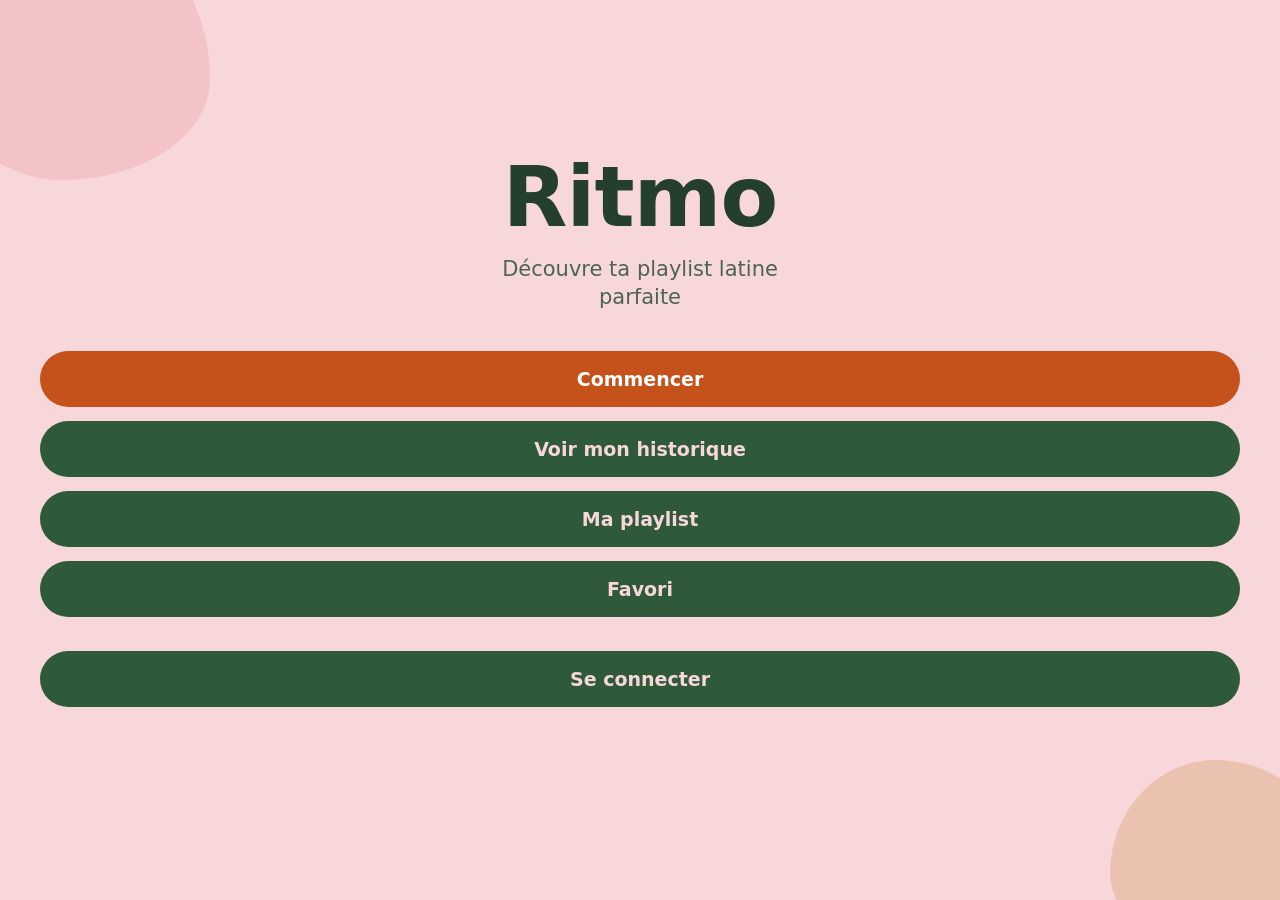
<file: ritmo-site/index.html>
<!DOCTYPE html>
<html lang="fr">
<head>
<meta charset="utf-8">
<meta name="viewport" content="width=device-width, initial-scale=1">
<meta name="theme-color" content="#2F5A3A">
<title>Ritmo — Découvre ta playlist latine parfaite</title>
<link rel="stylesheet" href="css/style.css">
<script src="js/app.js" defer></script>
</head>
<body data-page="index">
<a class="skip" href="#contenu">Aller au contenu</a>
<svg width="0" height="0" style="position:absolute" aria-hidden="true" focusable="false">
  <symbol id="i-maison" viewBox="0 0 24 24"><path d="M3 11.5 12 3l9 8.5V20a1 1 0 0 1-1 1h-5v-6H9v6H4a1 1 0 0 1-1-1z"/></symbol>
  <symbol id="i-compte" viewBox="0 0 24 24"><circle cx="12" cy="8" r="4.2"/><path d="M4 21c0-4.4 3.6-7 8-7s8 2.6 8 7z"/></symbol>
  <symbol id="i-prec" viewBox="0 0 24 24"><path d="M5 5h2.4v14H5zM20 5v14L8.6 12z"/></symbol>
  <symbol id="i-suiv" viewBox="0 0 24 24"><path d="M16.6 5H19v14h-2.4zM4 5l11.4 7L4 19z"/></symbol>
  <symbol id="i-lire" viewBox="0 0 24 24"><path d="M8 4.5v15l12-7.5z"/></symbol>
  <symbol id="i-pause" viewBox="0 0 24 24"><path d="M6 4.5h4v15H6zM14 4.5h4v15h-4z"/></symbol>
  <symbol id="i-etoile" viewBox="0 0 24 24"><path d="m12 2.5 3 6.6 7.2.7-5.4 4.8 1.6 7.1L12 18l-6.4 3.7 1.6-7.1L1.8 9.8 9 9.1z"/></symbol>
  <symbol id="i-plus" viewBox="0 0 24 24"><path d="M10.6 4h2.8v6.6H20v2.8h-6.6V20h-2.8v-6.6H4v-2.8h6.6z"/></symbol>
</svg>
<div class="app app--accueil">
  <main id="contenu" class="corps corps--centre">
    <h1 class="titre-accueil">Ritmo</h1>
    <p class="accroche">Découvre ta playlist latine parfaite</p>
    <section class="reprise" id="reprise" aria-label="Questionnaire en cours" hidden>
      <p>Tu n’as pas terminé ton questionnaire, veux-tu reprendre où tu t’étais arrêté ?</p>
      <div class="duo">
        <a class="btn btn--principal" href="quiz.html">Reprendre</a>
        <a class="btn btn--contour" href="quiz.html?nouveau=1">Recommencer</a>
      </div>
    </section>
    <ul class="menu">
      <li><a class="btn btn--principal" href="quiz.html?nouveau=1">Commencer</a></li>
      <li><a class="btn" href="historique.html">Voir mon historique</a></li>
      <li><a class="btn" href="playlist.html">Ma playlist</a></li>
      <li><a class="btn" href="favoris.html">Favori</a></li>
      <li class="menu-sep"><a class="btn" id="lien-connexion" href="connexion.html">Se connecter</a></li>
    </ul>
  </main>
  <div class="mini" id="mini" role="group" aria-label="Lecteur" hidden></div>
  
</div>
</body>
</html>
</file>
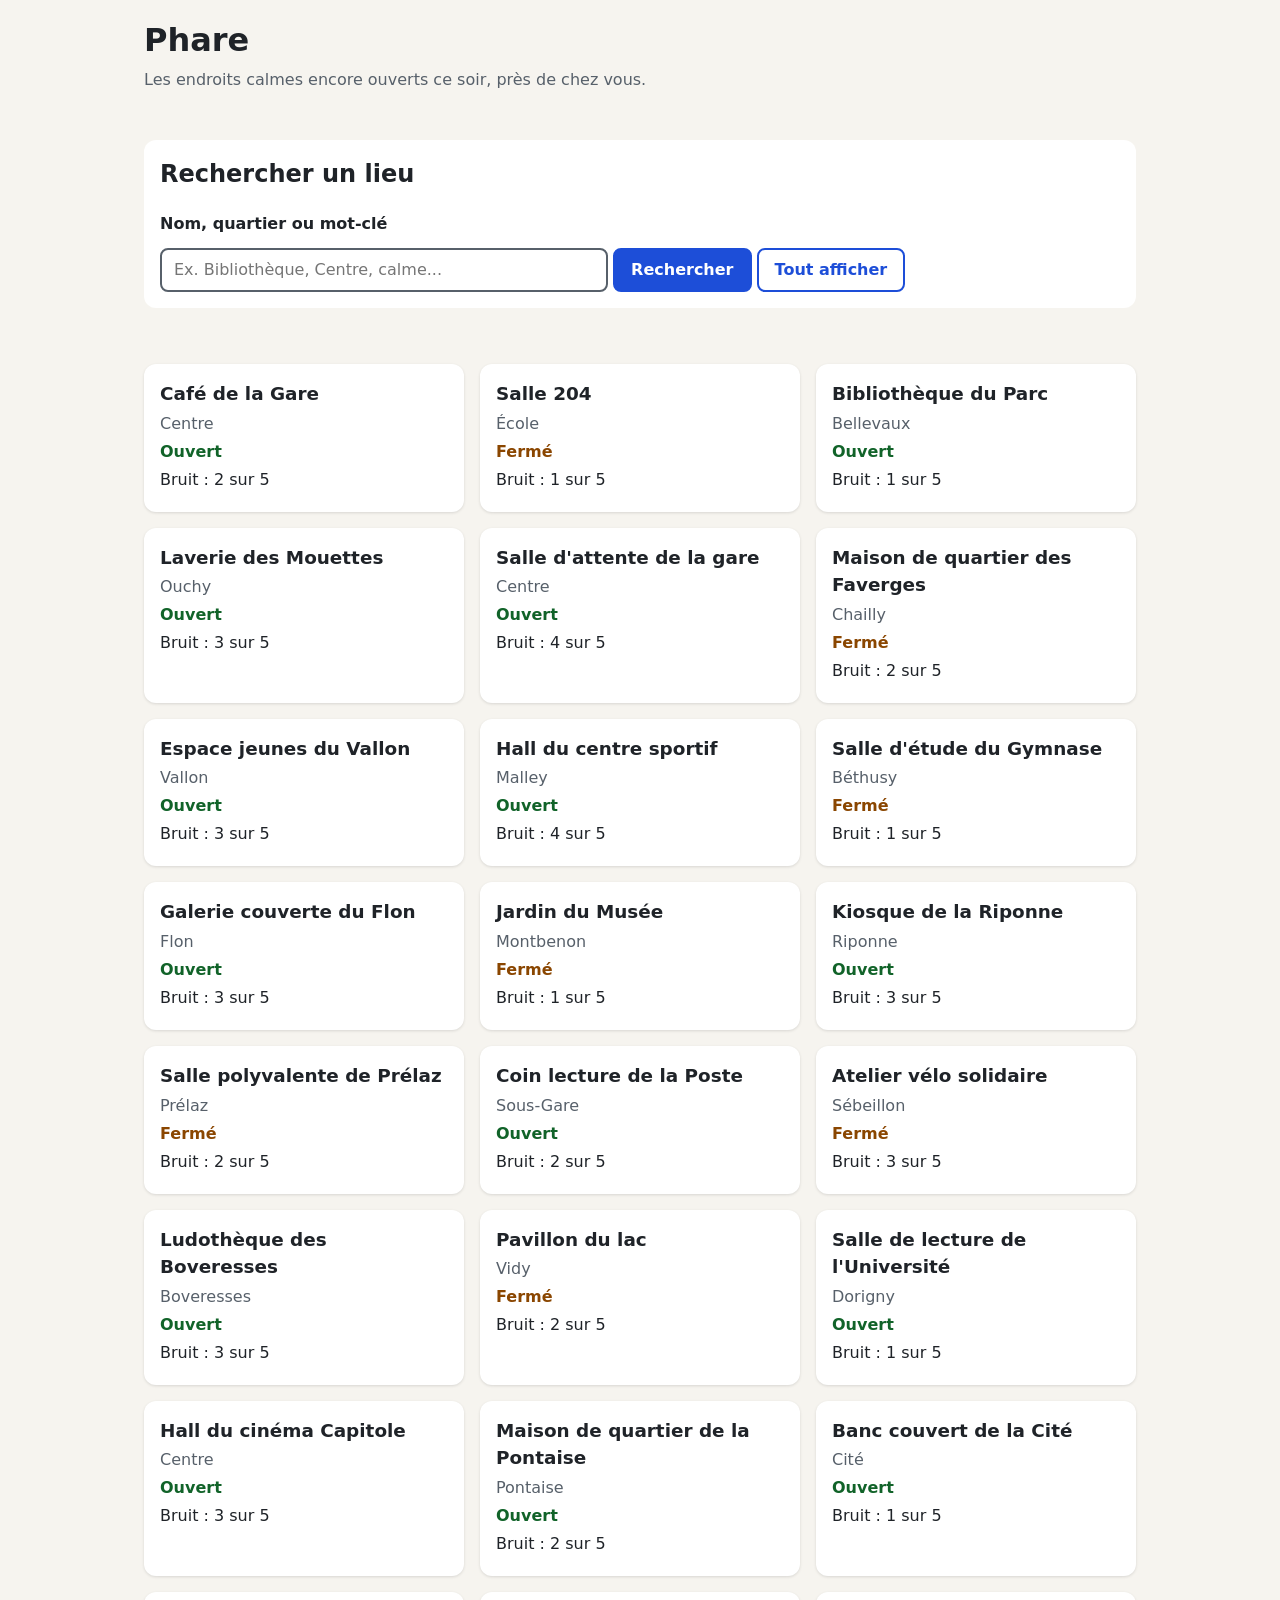
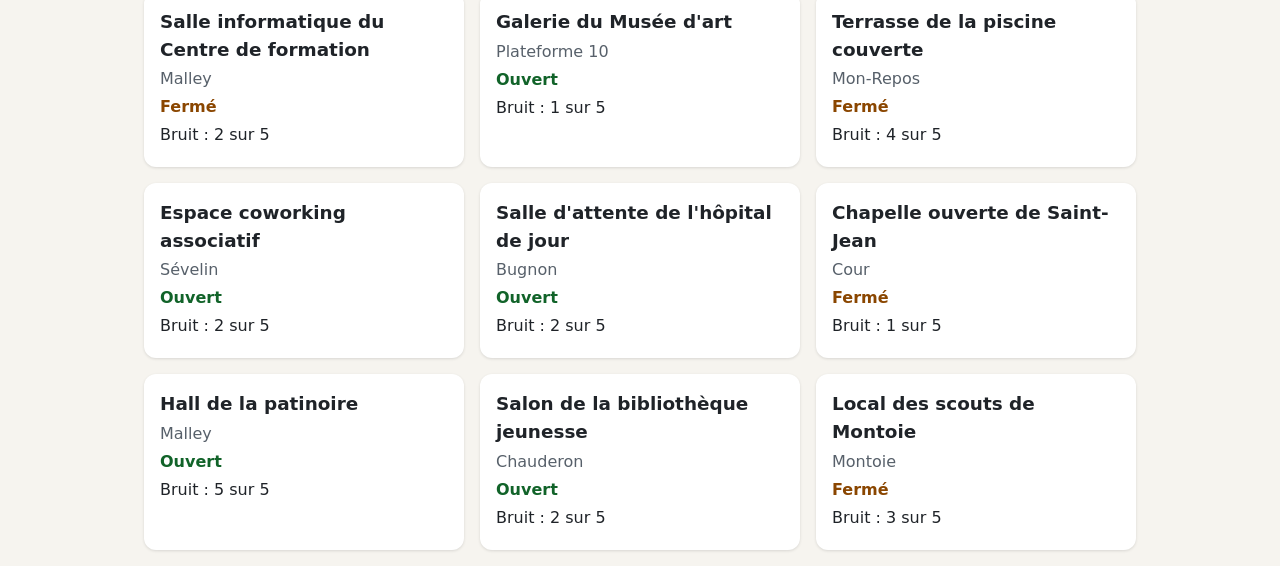
<file: 1-la-recherche-de-phare/1-la-recherche-de-phare/depart/index.html>
<!DOCTYPE html>
<html lang="fr" xmlns:mso="urn:schemas-microsoft-com:office:office" xmlns:msdt="uuid:C2F41010-65B3-11d1-A29F-00AA00C14882">
<head>
  <meta charset="UTF-8">
  <meta name="viewport" content="width=device-width, initial-scale=1">
  <title>Phare : les endroits calmes encore ouverts</title>
  <link rel="icon" href="data:,">
  <link rel="stylesheet" href="style.css">

<!--[if gte mso 9]><xml>
<mso:CustomDocumentProperties>
<mso:_ApprovalStatus msdt:dt="string">0</mso:_ApprovalStatus>
<mso:_ApprovalAssignedTo msdt:dt="string"></mso:_ApprovalAssignedTo>
<mso:_ApprovalRespondedBy msdt:dt="string"></mso:_ApprovalRespondedBy>
</mso:CustomDocumentProperties>
</xml><![endif]-->
</head>
<body>
  <header>
    <h1>Phare</h1>
    <p>Les endroits calmes encore ouverts ce soir, près de chez vous.</p>
  </header>

  <main>
    <form id="form-recherche" novalidate>
      <h2>Rechercher un lieu</h2>

      <label for="recherche">Nom, quartier ou mot-clé</label>
      <input
        id="recherche"
        name="recherche"
        type="search"
        placeholder="Ex. Bibliothèque, Centre, calme..."
        autocomplete="off"
      >

      <button type="submit">Rechercher</button>
      <button type="button" id="effacer-recherche">Tout afficher</button>
    </form>

    <p id="erreurs" aria-live="polite"></p>
    <p id="aucun-resultat" hidden>Aucun lieu ne correspond à votre recherche.</p>

    <section id="liste-cartes" aria-label="Lieux"></section>
  </main>

  <script src="lieux.js"></script>
  <script src="app.js"></script>
</body>
</html>
</file>
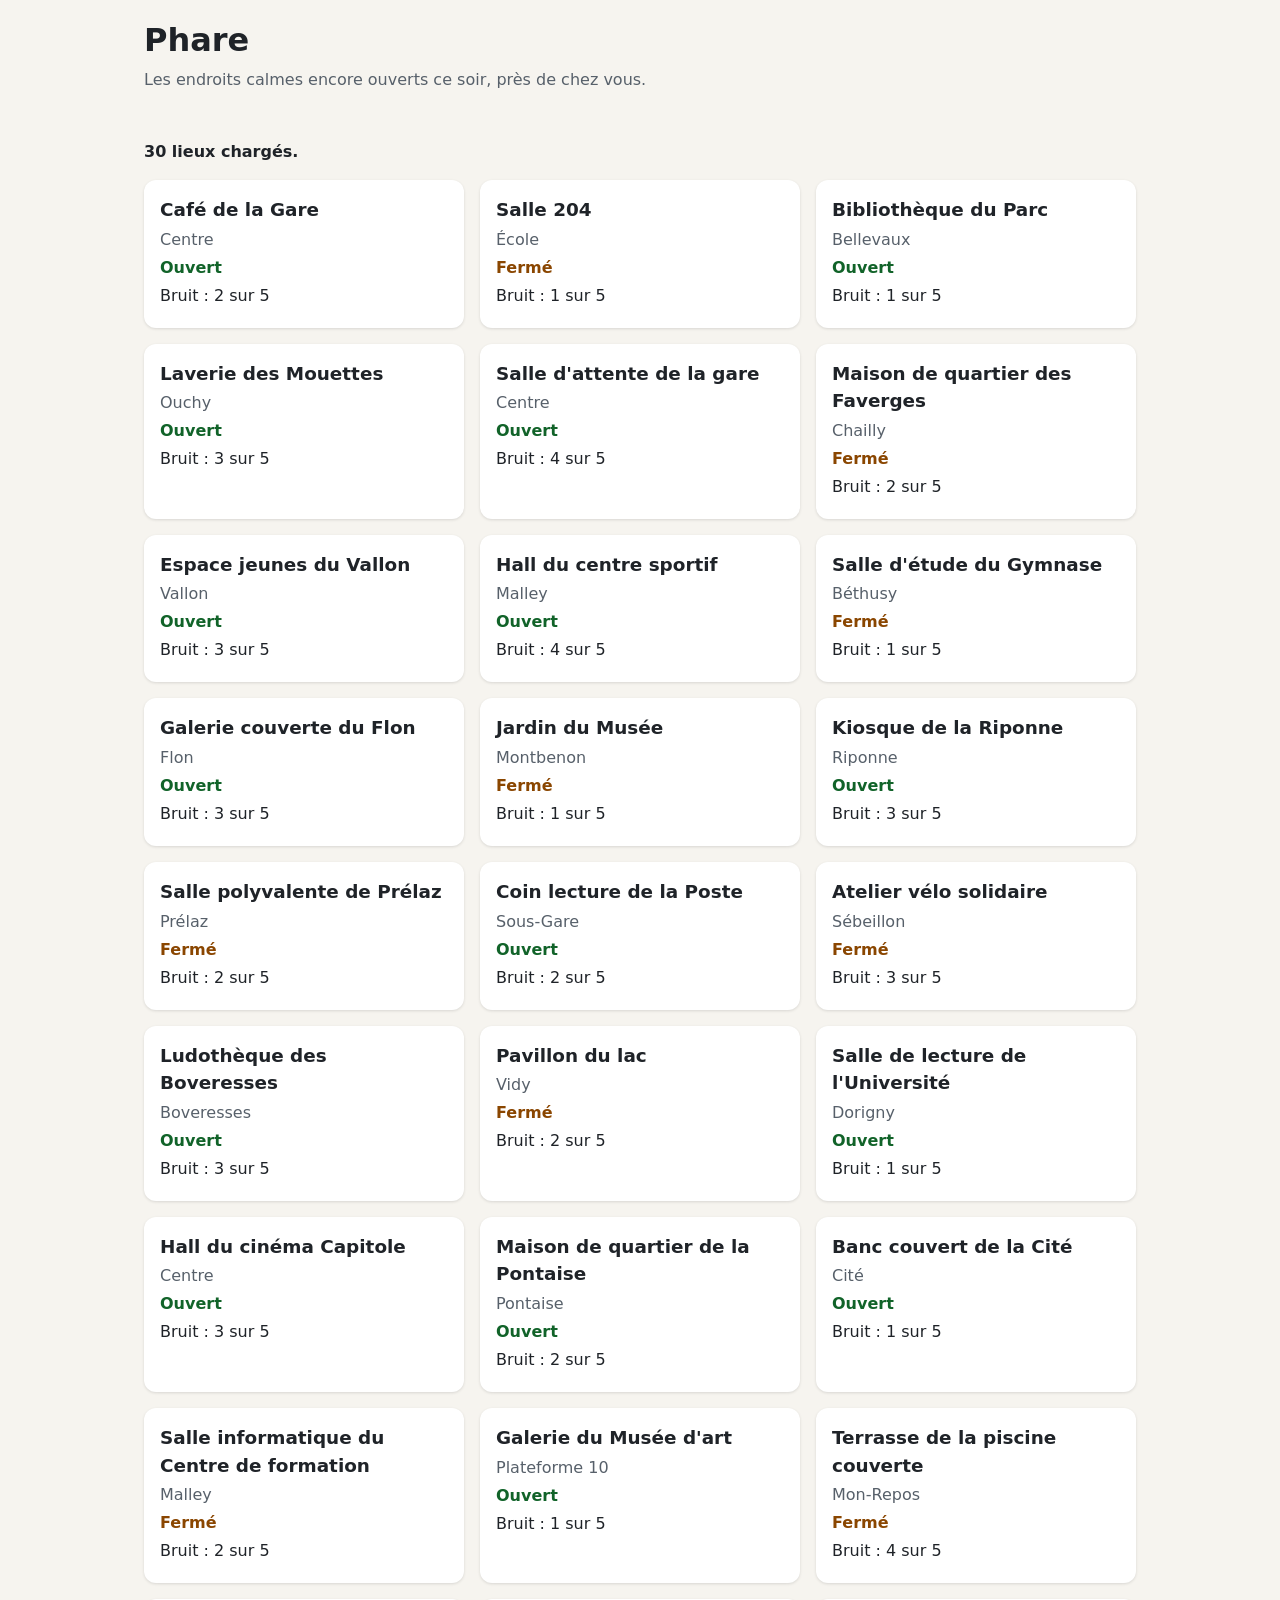
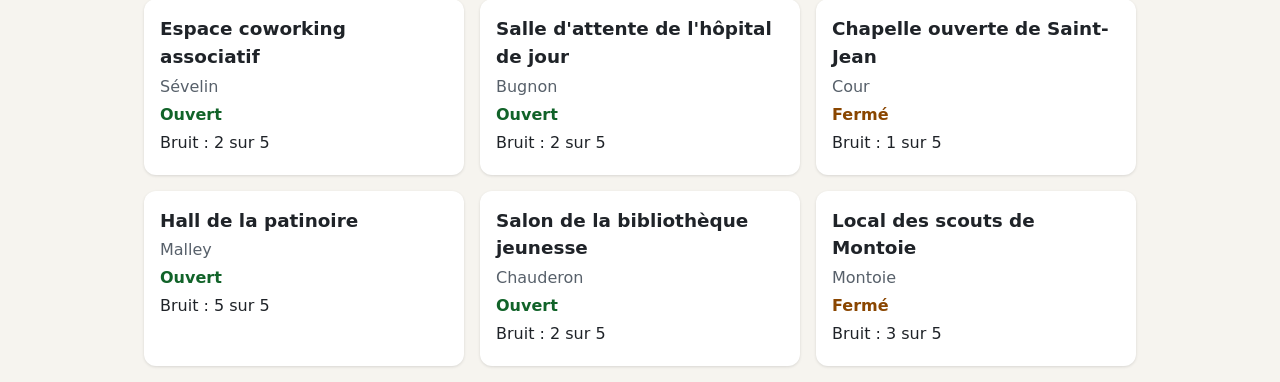
<file: 1-phare-charge-ses-fiches/1-phare-charge-ses-fiches/depart/index.html>
<!DOCTYPE html>
<html lang="fr">
<head>
  <meta charset="UTF-8">
  <meta name="viewport" content="width=device-width, initial-scale=1">
  <title>Phare : les endroits calmes encore ouverts</title>
  <link rel="icon" href="data:,">
  <link rel="stylesheet" href="style.css">
</head>
<body>
  <header>
    <h1>Phare</h1>
    <p>Les endroits calmes encore ouverts ce soir, près de chez vous.</p>
  </header>

  <main>
    <p id="etat" role="status"></p>

    <section id="liste-cartes" aria-label="Lieux"></section>
  </main>

  <script src="app.js"></script>
</body>
</html>
</file>
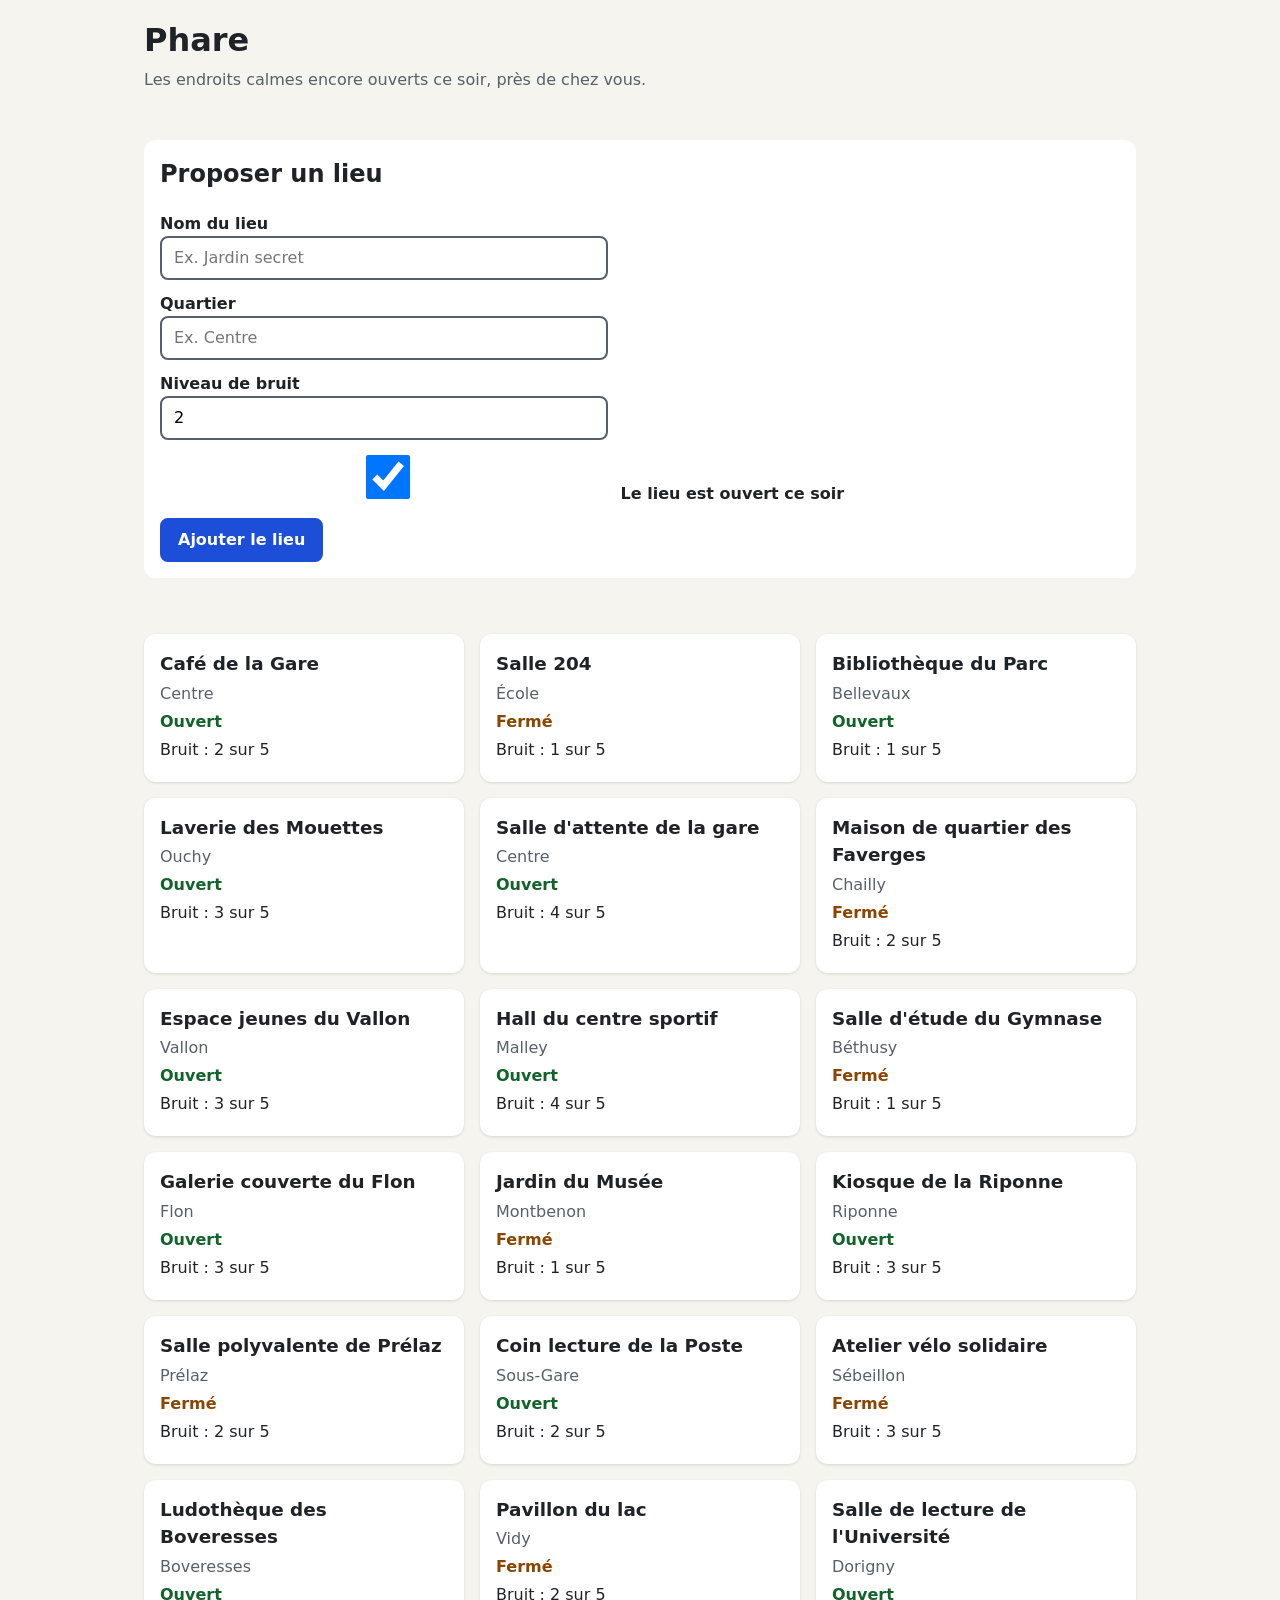
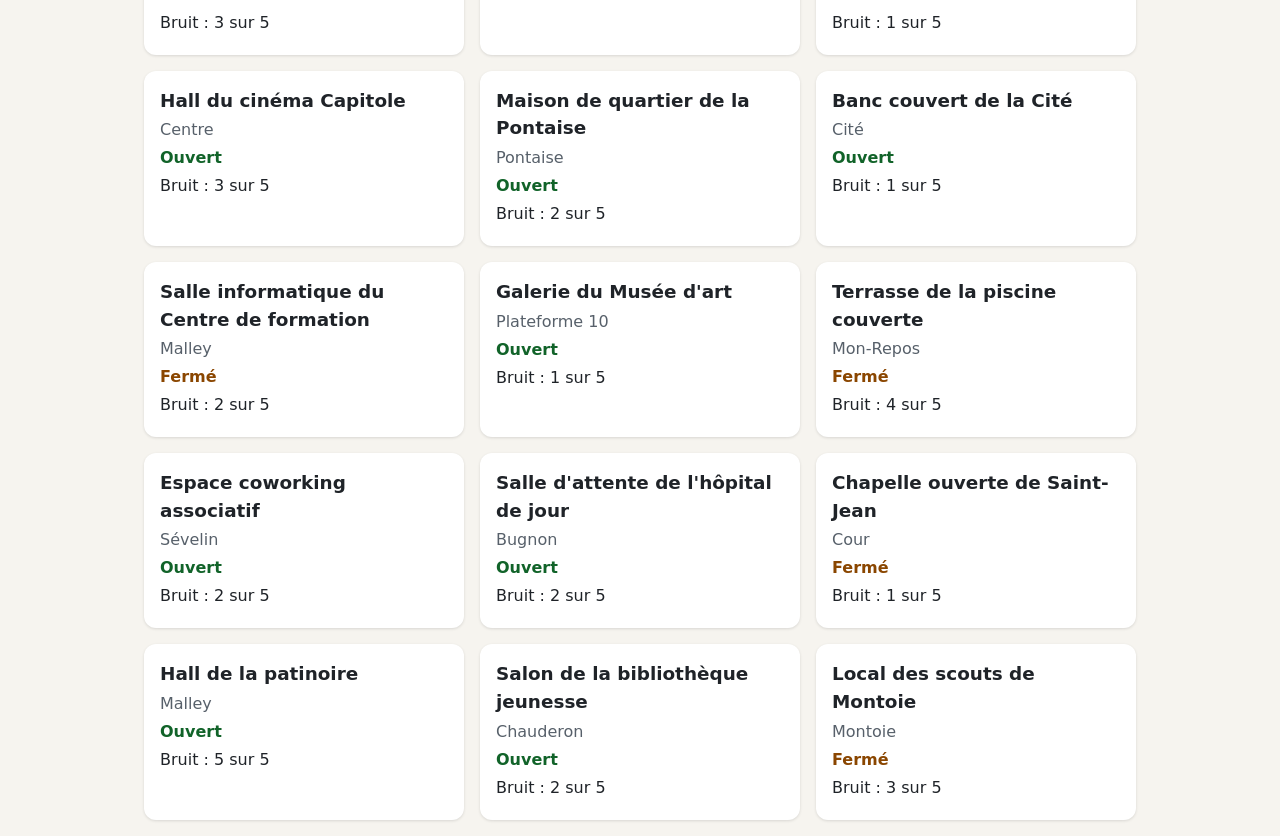
<file: 2-proposer-un-lieu/2-proposer-un-lieu/depart/index.html>
<!DOCTYPE html>
<html lang="fr" xmlns:mso="urn:schemas-microsoft-com:office:office" xmlns:msdt="uuid:C2F41010-65B3-11d1-A29F-00AA00C14882">
<head>
  <meta charset="UTF-8">
  <meta name="viewport" content="width=device-width, initial-scale=1">
  <title>Phare : les endroits calmes encore ouverts</title>
  <link rel="icon" href="data:,">
  <link rel="stylesheet" href="style.css">

<!--[if gte mso 9]><xml>
<mso:CustomDocumentProperties>
<mso:_ApprovalStatus msdt:dt="string">0</mso:_ApprovalStatus>
<mso:_ApprovalAssignedTo msdt:dt="string"></mso:_ApprovalAssignedTo>
<mso:_ApprovalRespondedBy msdt:dt="string"></mso:_ApprovalRespondedBy>
</mso:CustomDocumentProperties>
</xml><![endif]-->
</head>
<body>
  <header>
    <h1>Phare</h1>
    <p>Les endroits calmes encore ouverts ce soir, près de chez vous.</p>
  </header>

  <main>
    <form id="form-lieu" novalidate>
      <h2>Proposer un lieu</h2>

      <label for="nom-lieu">Nom du lieu</label>
      <input id="nom-lieu" name="nom-lieu" type="text" placeholder="Ex. Jardin secret" maxlength="60">

      <label for="quartier-lieu">Quartier</label>
      <input id="quartier-lieu" name="quartier-lieu" type="text" placeholder="Ex. Centre" maxlength="40">

      <label for="bruit-lieu">Niveau de bruit</label>
      <input id="bruit-lieu" name="bruit-lieu" type="number" min="1" max="5" value="2">

      <label for="ouvert-lieu">
        <input id="ouvert-lieu" name="ouvert-lieu" type="checkbox" checked>
        Le lieu est ouvert ce soir
      </label>

      <button type="submit">Ajouter le lieu</button>
    </form>

    <p id="erreurs" aria-live="polite"></p>

    <section id="liste-cartes" aria-label="Lieux"></section>
  </main>

  <script src="lieux.js"></script>
  <script src="app.js"></script>
</body>
</html>
</file>
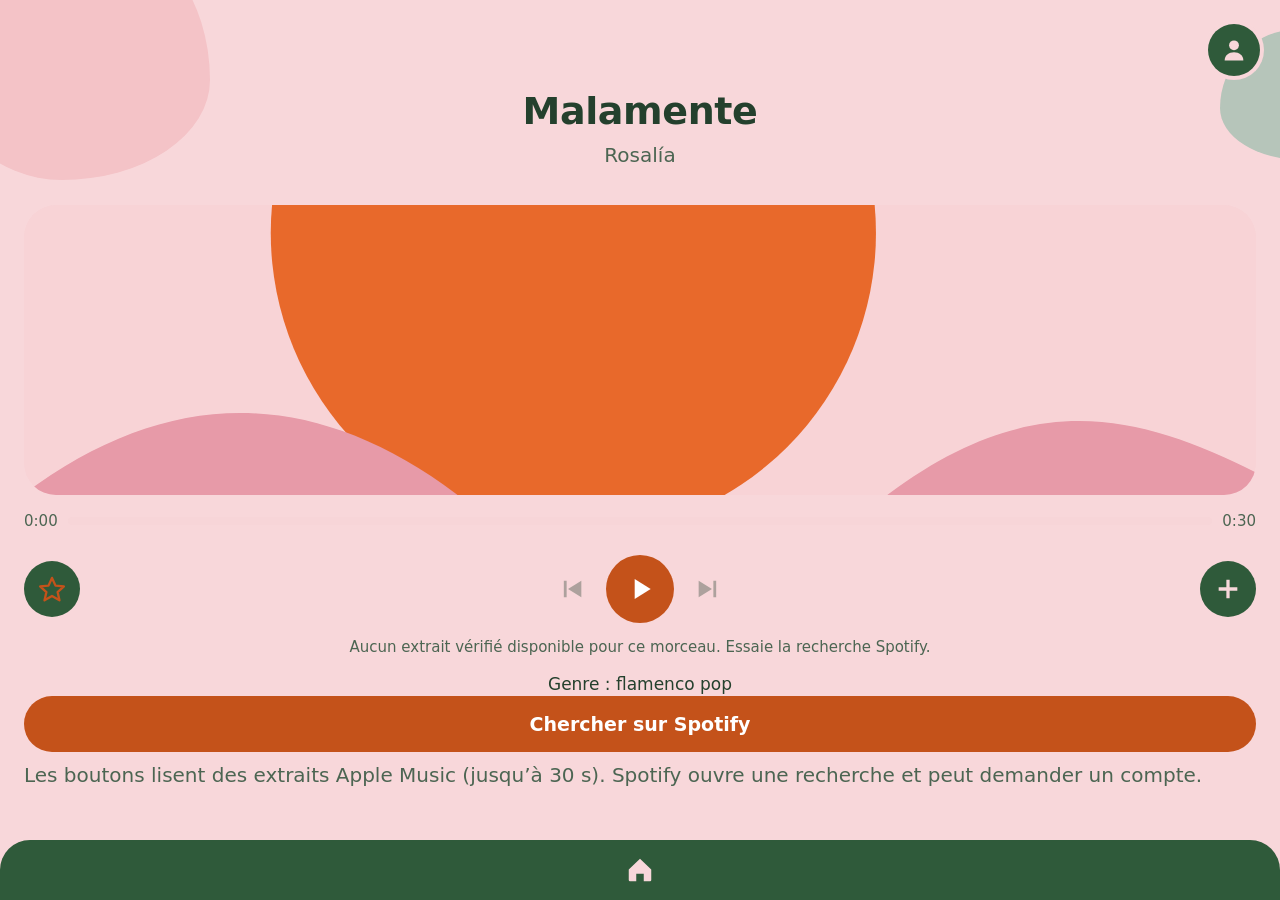
<file: ritmo-site/chanson.html>
<!DOCTYPE html>
<html lang="fr">
<head>
<meta charset="utf-8">
<meta name="viewport" content="width=device-width, initial-scale=1">
<meta name="theme-color" content="#2F5A3A">
<title>Ritmo — Chanson</title>
<link rel="stylesheet" href="css/style.css">
<script src="js/app.js" defer></script>
</head>
<body data-page="chanson">
<a class="skip" href="#contenu">Aller au contenu</a>
<svg width="0" height="0" style="position:absolute" aria-hidden="true" focusable="false">
  <symbol id="i-maison" viewBox="0 0 24 24"><path d="M3 11.5 12 3l9 8.5V20a1 1 0 0 1-1 1h-5v-6H9v6H4a1 1 0 0 1-1-1z"/></symbol>
  <symbol id="i-compte" viewBox="0 0 24 24"><circle cx="12" cy="8" r="4.2"/><path d="M4 21c0-4.4 3.6-7 8-7s8 2.6 8 7z"/></symbol>
  <symbol id="i-prec" viewBox="0 0 24 24"><path d="M5 5h2.4v14H5zM20 5v14L8.6 12z"/></symbol>
  <symbol id="i-suiv" viewBox="0 0 24 24"><path d="M16.6 5H19v14h-2.4zM4 5l11.4 7L4 19z"/></symbol>
  <symbol id="i-lire" viewBox="0 0 24 24"><path d="M8 4.5v15l12-7.5z"/></symbol>
  <symbol id="i-pause" viewBox="0 0 24 24"><path d="M6 4.5h4v15H6zM14 4.5h4v15h-4z"/></symbol>
  <symbol id="i-etoile" viewBox="0 0 24 24"><path d="m12 2.5 3 6.6 7.2.7-5.4 4.8 1.6 7.1L12 18l-6.4 3.7 1.6-7.1L1.8 9.8 9 9.1z"/></symbol>
  <symbol id="i-plus" viewBox="0 0 24 24"><path d="M10.6 4h2.8v6.6H20v2.8h-6.6V20h-2.8v-6.6H4v-2.8h6.6z"/></symbol>
</svg>
<div class="app ">
  <a class="compte" href="connexion.html" aria-label="Mon compte"><svg aria-hidden="true"><use href="#i-compte"/></svg></a>
  <header class="haut">
    <h1 class="titre-chanson" id="titre">Chanson</h1>
    <p class="sous" id="artiste"></p>
  </header>
  <main id="contenu" class="corps">
    <figure class="pochette" id="pochette"></figure>
    <div class="temps" aria-hidden="true"><span id="t-cur">0:00</span><div class="prog"><span id="prog"></span></div><span id="t-tot">0:00</span></div>
    <div class="commandes commandes--lecteur">
      <button class="cmd cmd--rond cmd--etoile" id="fav" type="button" aria-pressed="false" aria-label="Ajouter aux favoris"><svg aria-hidden="true"><use href="#i-etoile"/></svg></button>
      <div class="groupe" id="ctrl">
        <button class="cmd" type="button" data-act="prev" aria-label="Morceau précédent"><svg aria-hidden="true"><use href="#i-prec"/></svg></button>
        <button class="cmd cmd--lire" type="button" data-act="play" aria-label="Lire"><svg aria-hidden="true"><use href="#i-lire"/></svg></button>
        <button class="cmd" type="button" data-act="next" aria-label="Morceau suivant"><svg aria-hidden="true"><use href="#i-suiv"/></svg></button>
      </div>
      <button class="cmd cmd--rond" id="plus" type="button" aria-label="Ajouter à ma playlist"><svg aria-hidden="true"><use href="#i-plus"/></svg></button>
    </div>
    <p class="note" id="player-status" role="status" aria-live="polite">Recherche d’un aperçu musical…</p>
    <p class="etat" id="genre"></p>
    <a class="btn btn--principal" id="spotify-link" href="https://open.spotify.com/" target="_blank" rel="noopener noreferrer">Chercher sur Spotify</a>
    <p class="sous">Les boutons lisent des extraits Apple Music (jusqu’à 30 s). Spotify ouvre une recherche et peut demander un compte.</p>
  </main>
  <nav class="pied" aria-label="Navigation"><a class="maison" href="index.html" aria-label="Retour à l’accueil"><svg aria-hidden="true"><use href="#i-maison"/></svg></a></nav>
</div>
</body>
</html>
</file>
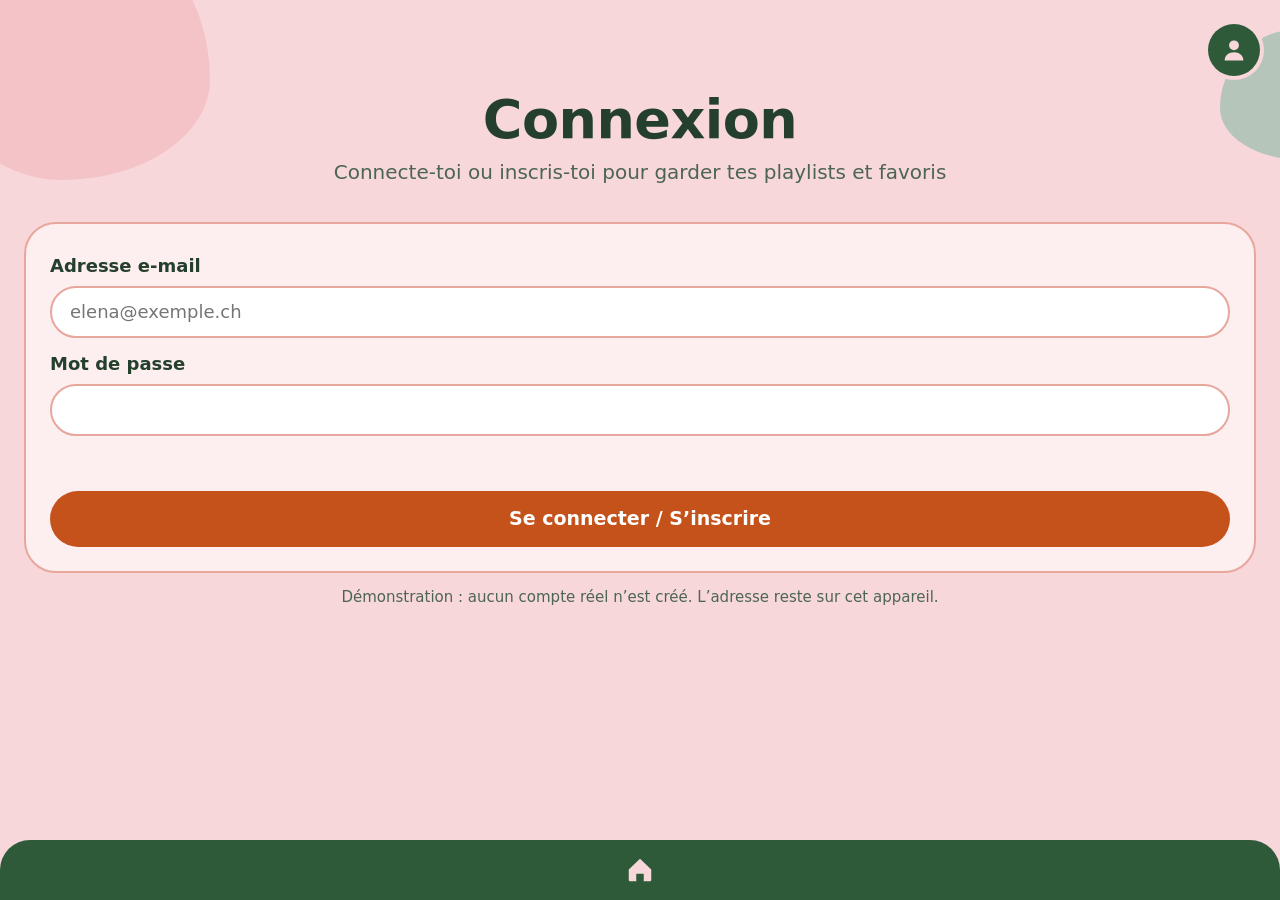
<file: ritmo-site/connexion.html>
<!DOCTYPE html>
<html lang="fr">
<head>
<meta charset="utf-8">
<meta name="viewport" content="width=device-width, initial-scale=1, viewport-fit=cover">
<meta name="theme-color" content="#2F5A3A">
<title>Ritmo — Connexion</title>
<link rel="stylesheet" href="css/style.css">
<script src="js/app.js" defer></script>
</head>
<body data-page="connexion">
<a class="skip" href="#contenu">Aller au contenu</a>
<svg width="0" height="0" style="position:absolute" aria-hidden="true" focusable="false">
  <symbol id="i-maison" viewBox="0 0 24 24"><path d="M3 11.5 12 3l9 8.5V20a1 1 0 0 1-1 1h-5v-6H9v6H4a1 1 0 0 1-1-1z"/></symbol>
  <symbol id="i-compte" viewBox="0 0 24 24"><circle cx="12" cy="8" r="4.2"/><path d="M4 21c0-4.4 3.6-7 8-7s8 2.6 8 7z"/></symbol>
  <symbol id="i-prec" viewBox="0 0 24 24"><path d="M5 5h2.4v14H5zM20 5v14L8.6 12z"/></symbol>
  <symbol id="i-suiv" viewBox="0 0 24 24"><path d="M16.6 5H19v14h-2.4zM4 5l11.4 7L4 19z"/></symbol>
  <symbol id="i-lire" viewBox="0 0 24 24"><path d="M8 4.5v15l12-7.5z"/></symbol>
  <symbol id="i-pause" viewBox="0 0 24 24"><path d="M6 4.5h4v15H6zM14 4.5h4v15h-4z"/></symbol>
  <symbol id="i-etoile" viewBox="0 0 24 24"><path d="m12 2.5 3 6.6 7.2.7-5.4 4.8 1.6 7.1L12 18l-6.4 3.7 1.6-7.1L1.8 9.8 9 9.1z"/></symbol>
  <symbol id="i-plus" viewBox="0 0 24 24"><path d="M10.6 4h2.8v6.6H20v2.8h-6.6V20h-2.8v-6.6H4v-2.8h6.6z"/></symbol>
</svg>
<div class="app ">
  <a class="compte" href="connexion.html" aria-label="Mon compte"><svg aria-hidden="true"><use href="#i-compte"/></svg></a>
  <header class="haut">
    <h1>Connexion</h1>
    <p class="sous">Connecte-toi ou inscris-toi pour garder tes playlists et favoris</p>
  </header>
  <main id="contenu" class="corps">
    <form class="carte" id="form" action="#" novalidate>
      <label for="email">Adresse e-mail</label>
      <input id="email" type="email" autocomplete="email" placeholder="elena@exemple.ch" required>
      <label for="mdp">Mot de passe</label>
      <input id="mdp" type="password" autocomplete="current-password" required minlength="6">
      <p class="erreur" id="erreur" role="alert"></p>
      <button class="btn btn--principal" type="submit">Se connecter / S’inscrire</button>
    </form>
    <div class="carte" id="deja" hidden>
      <p>Connecté en tant que <strong id="qui"></strong></p>
      <button class="btn" type="button" id="sortir">Se déconnecter</button>
    </div>
    <p class="note">Démonstration : aucun compte réel n’est créé. L’adresse reste sur cet appareil.</p>
  </main>
  <nav class="pied" aria-label="Navigation"><a class="maison" href="index.html" aria-label="Retour à l’accueil"><svg aria-hidden="true"><use href="#i-maison"/></svg></a></nav>
</div>
</body>
</html>
</file>
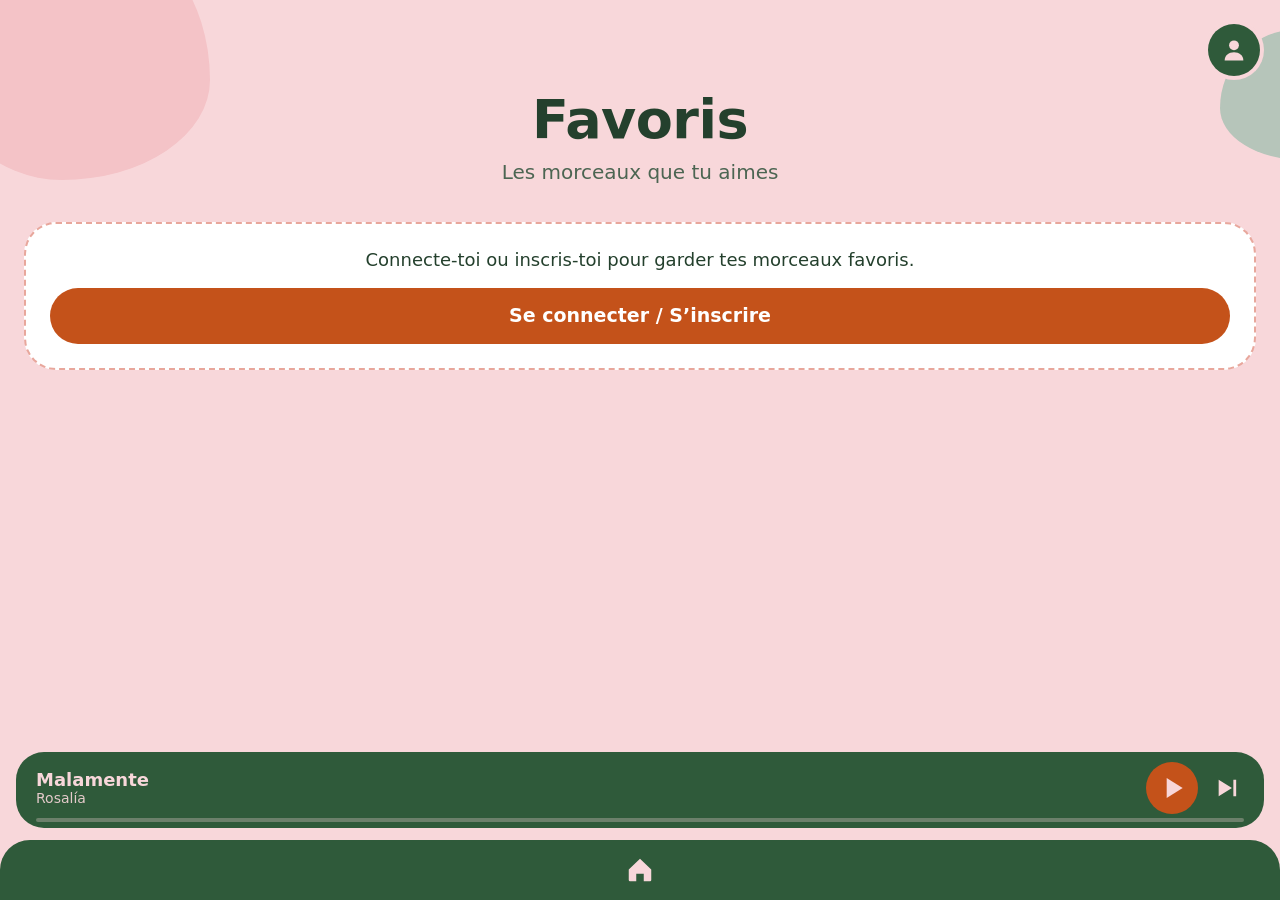
<file: ritmo-site/favoris.html>
<!DOCTYPE html>
<html lang="fr">
<head>
<meta charset="utf-8">
<meta name="viewport" content="width=device-width, initial-scale=1">
<meta name="theme-color" content="#2F5A3A">
<title>Ritmo — Favoris</title>
<link rel="stylesheet" href="css/style.css">
<script src="js/app.js" defer></script>
</head>
<body data-page="favoris">
<a class="skip" href="#contenu">Aller au contenu</a>
<svg width="0" height="0" style="position:absolute" aria-hidden="true" focusable="false">
  <symbol id="i-maison" viewBox="0 0 24 24"><path d="M3 11.5 12 3l9 8.5V20a1 1 0 0 1-1 1h-5v-6H9v6H4a1 1 0 0 1-1-1z"/></symbol>
  <symbol id="i-compte" viewBox="0 0 24 24"><circle cx="12" cy="8" r="4.2"/><path d="M4 21c0-4.4 3.6-7 8-7s8 2.6 8 7z"/></symbol>
  <symbol id="i-prec" viewBox="0 0 24 24"><path d="M5 5h2.4v14H5zM20 5v14L8.6 12z"/></symbol>
  <symbol id="i-suiv" viewBox="0 0 24 24"><path d="M16.6 5H19v14h-2.4zM4 5l11.4 7L4 19z"/></symbol>
  <symbol id="i-lire" viewBox="0 0 24 24"><path d="M8 4.5v15l12-7.5z"/></symbol>
  <symbol id="i-pause" viewBox="0 0 24 24"><path d="M6 4.5h4v15H6zM14 4.5h4v15h-4z"/></symbol>
  <symbol id="i-etoile" viewBox="0 0 24 24"><path d="m12 2.5 3 6.6 7.2.7-5.4 4.8 1.6 7.1L12 18l-6.4 3.7 1.6-7.1L1.8 9.8 9 9.1z"/></symbol>
  <symbol id="i-plus" viewBox="0 0 24 24"><path d="M10.6 4h2.8v6.6H20v2.8h-6.6V20h-2.8v-6.6H4v-2.8h6.6z"/></symbol>
</svg>
<div class="app ">
  <a class="compte" href="connexion.html" aria-label="Mon compte"><svg aria-hidden="true"><use href="#i-compte"/></svg></a>
  <header class="haut">
    <h1>Favoris</h1>
    <p class="sous">Les morceaux que tu aimes</p>
  </header>
  <main id="contenu" class="corps">
    <ol class="morceaux" id="liste"></ol>
    <div id="vide"></div>
    <div class="commandes" id="ctrl">
        <button class="cmd" type="button" data-act="prev" aria-label="Morceau précédent"><svg aria-hidden="true"><use href="#i-prec"/></svg></button>
        <button class="cmd cmd--lire" type="button" data-act="play" aria-label="Lire"><svg aria-hidden="true"><use href="#i-lire"/></svg></button>
        <button class="cmd" type="button" data-act="next" aria-label="Morceau suivant"><svg aria-hidden="true"><use href="#i-suiv"/></svg></button>
      </div>
  </main>
  <div class="mini" id="mini" role="group" aria-label="Lecteur" hidden></div>
  <nav class="pied" aria-label="Navigation"><a class="maison" href="index.html" aria-label="Retour à l’accueil"><svg aria-hidden="true"><use href="#i-maison"/></svg></a></nav>
</div>
</body>
</html>
</file>
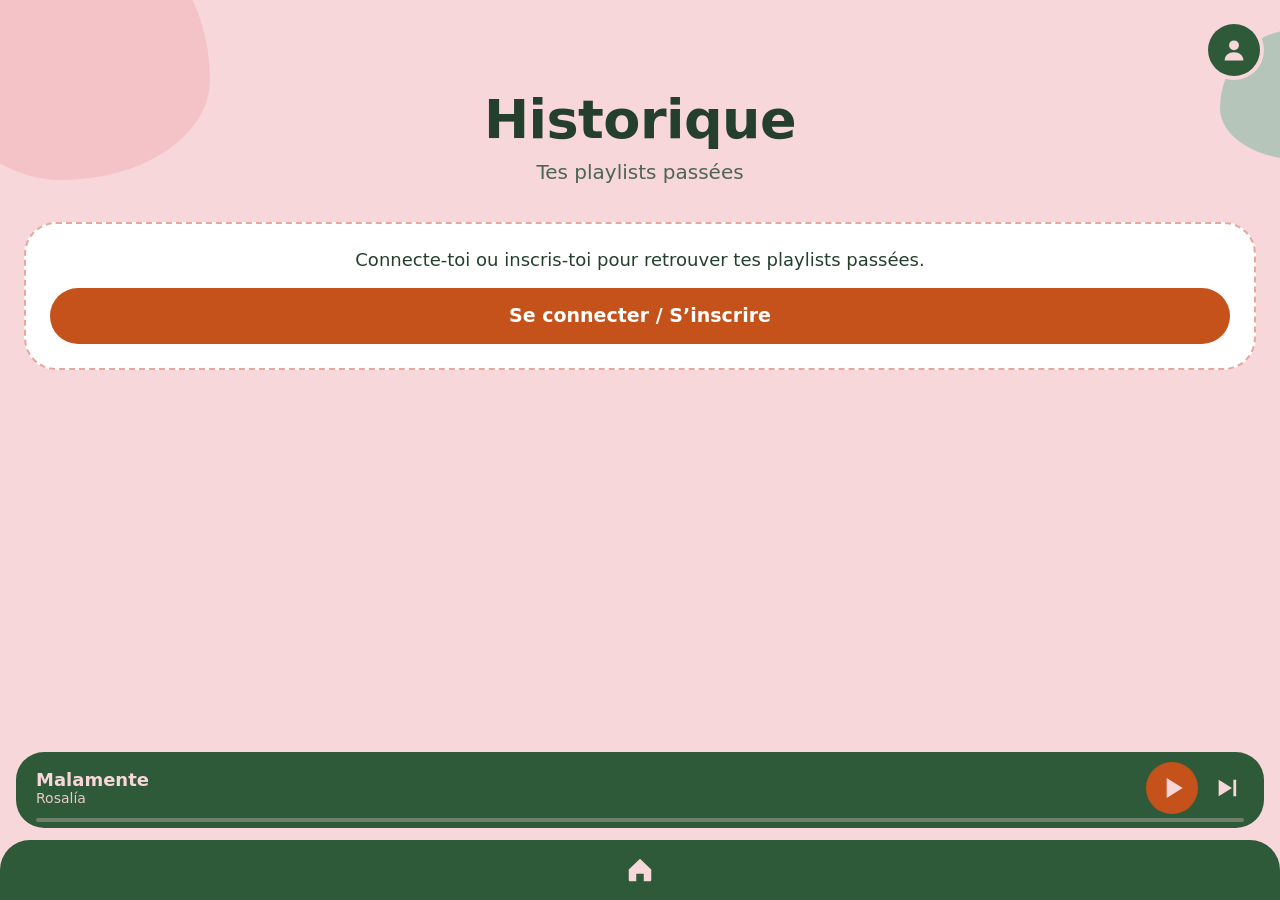
<file: ritmo-site/historique.html>
<!DOCTYPE html>
<html lang="fr">
<head>
<meta charset="utf-8">
<meta name="viewport" content="width=device-width, initial-scale=1">
<meta name="theme-color" content="#2F5A3A">
<title>Ritmo — Historique</title>
<link rel="stylesheet" href="css/style.css">
<script src="js/app.js" defer></script>
</head>
<body data-page="historique">
<a class="skip" href="#contenu">Aller au contenu</a>
<svg width="0" height="0" style="position:absolute" aria-hidden="true" focusable="false">
  <symbol id="i-maison" viewBox="0 0 24 24"><path d="M3 11.5 12 3l9 8.5V20a1 1 0 0 1-1 1h-5v-6H9v6H4a1 1 0 0 1-1-1z"/></symbol>
  <symbol id="i-compte" viewBox="0 0 24 24"><circle cx="12" cy="8" r="4.2"/><path d="M4 21c0-4.4 3.6-7 8-7s8 2.6 8 7z"/></symbol>
  <symbol id="i-prec" viewBox="0 0 24 24"><path d="M5 5h2.4v14H5zM20 5v14L8.6 12z"/></symbol>
  <symbol id="i-suiv" viewBox="0 0 24 24"><path d="M16.6 5H19v14h-2.4zM4 5l11.4 7L4 19z"/></symbol>
  <symbol id="i-lire" viewBox="0 0 24 24"><path d="M8 4.5v15l12-7.5z"/></symbol>
  <symbol id="i-pause" viewBox="0 0 24 24"><path d="M6 4.5h4v15H6zM14 4.5h4v15h-4z"/></symbol>
  <symbol id="i-etoile" viewBox="0 0 24 24"><path d="m12 2.5 3 6.6 7.2.7-5.4 4.8 1.6 7.1L12 18l-6.4 3.7 1.6-7.1L1.8 9.8 9 9.1z"/></symbol>
  <symbol id="i-plus" viewBox="0 0 24 24"><path d="M10.6 4h2.8v6.6H20v2.8h-6.6V20h-2.8v-6.6H4v-2.8h6.6z"/></symbol>
</svg>
<div class="app ">
  <a class="compte" href="connexion.html" aria-label="Mon compte"><svg aria-hidden="true"><use href="#i-compte"/></svg></a>
  <header class="haut">
    <h1>Historique</h1>
    <p class="sous">Tes playlists passées</p>
  </header>
  <main id="contenu" class="corps">
    <ul class="morceaux morceaux--histo" id="liste"></ul>
  </main>
  <div class="mini" id="mini" role="group" aria-label="Lecteur" hidden></div>
  <nav class="pied" aria-label="Navigation"><a class="maison" href="index.html" aria-label="Retour à l’accueil"><svg aria-hidden="true"><use href="#i-maison"/></svg></a></nav>
</div>
</body>
</html>
</file>
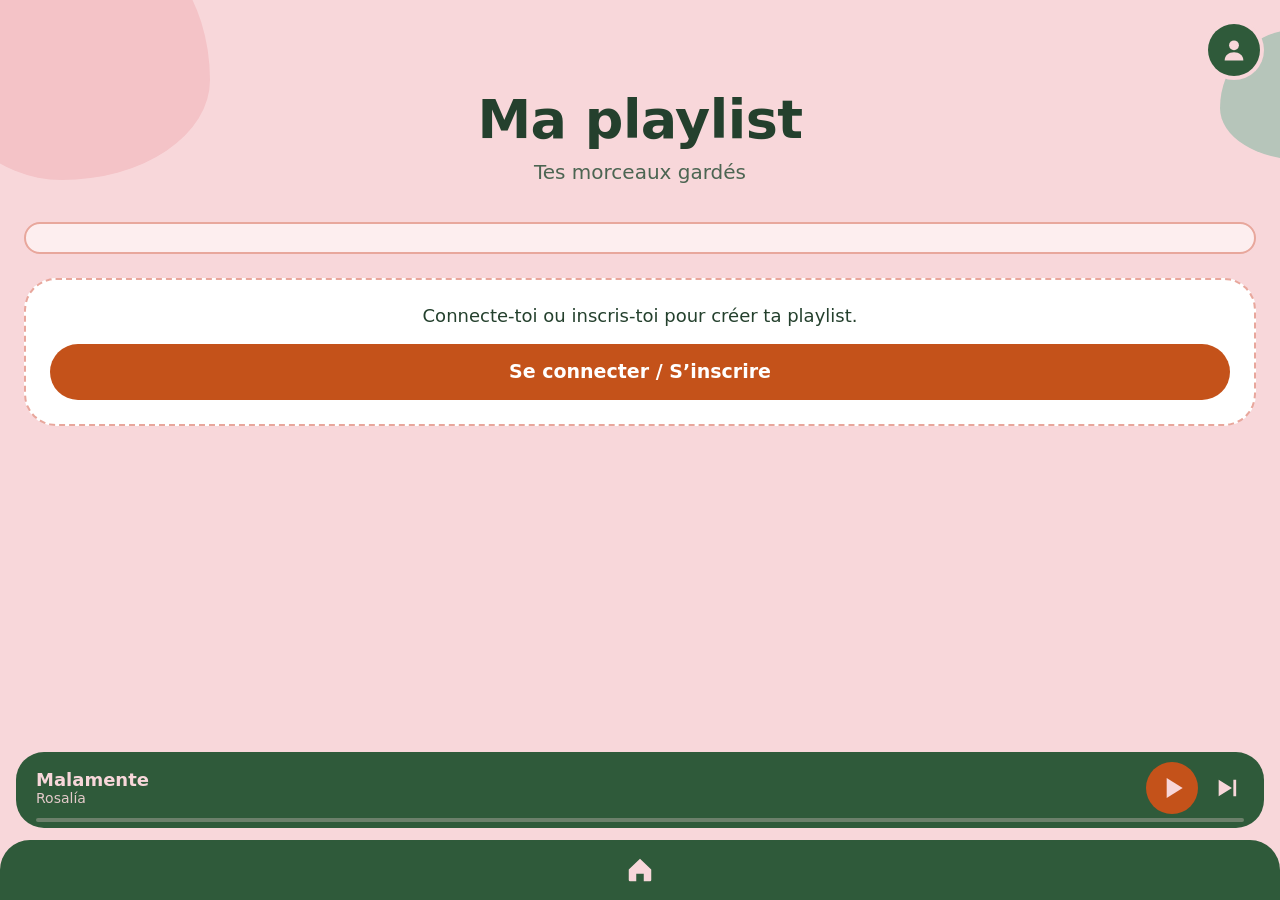
<file: ritmo-site/playlist.html>
<!DOCTYPE html>
<html lang="fr">
<head>
<meta charset="utf-8">
<meta name="viewport" content="width=device-width, initial-scale=1">
<meta name="theme-color" content="#2F5A3A">
<title>Ritmo — Ma playlist</title>
<link rel="stylesheet" href="css/style.css">
<script src="js/app.js" defer></script>
</head>
<body data-page="playlist">
<a class="skip" href="#contenu">Aller au contenu</a>
<svg width="0" height="0" style="position:absolute" aria-hidden="true" focusable="false">
  <symbol id="i-maison" viewBox="0 0 24 24"><path d="M3 11.5 12 3l9 8.5V20a1 1 0 0 1-1 1h-5v-6H9v6H4a1 1 0 0 1-1-1z"/></symbol>
  <symbol id="i-compte" viewBox="0 0 24 24"><circle cx="12" cy="8" r="4.2"/><path d="M4 21c0-4.4 3.6-7 8-7s8 2.6 8 7z"/></symbol>
  <symbol id="i-prec" viewBox="0 0 24 24"><path d="M5 5h2.4v14H5zM20 5v14L8.6 12z"/></symbol>
  <symbol id="i-suiv" viewBox="0 0 24 24"><path d="M16.6 5H19v14h-2.4zM4 5l11.4 7L4 19z"/></symbol>
  <symbol id="i-lire" viewBox="0 0 24 24"><path d="M8 4.5v15l12-7.5z"/></symbol>
  <symbol id="i-pause" viewBox="0 0 24 24"><path d="M6 4.5h4v15H6zM14 4.5h4v15h-4z"/></symbol>
  <symbol id="i-etoile" viewBox="0 0 24 24"><path d="m12 2.5 3 6.6 7.2.7-5.4 4.8 1.6 7.1L12 18l-6.4 3.7 1.6-7.1L1.8 9.8 9 9.1z"/></symbol>
  <symbol id="i-plus" viewBox="0 0 24 24"><path d="M10.6 4h2.8v6.6H20v2.8h-6.6V20h-2.8v-6.6H4v-2.8h6.6z"/></symbol>
</svg>
<div class="app ">
  <a class="compte" href="connexion.html" aria-label="Mon compte"><svg aria-hidden="true"><use href="#i-compte"/></svg></a>
  <header class="haut">
    <h1>Ma playlist</h1>
    <p class="sous">Tes morceaux gardés</p>
  </header>
  <main id="contenu" class="corps">
    <div class="recherche-zone">
      <label for="recherche-playlist" class="sr-only">Rechercher dans ma playlist</label>
      <input class="recherche-playlist" id="recherche-playlist" type="search" placeholder="Rechercher dans ma playlist" aria-label="Rechercher dans ma playlist">
    </div>
    <p id="resultat-playlist" class="resultat-playlist" aria-live="polite"></p>
    <ol class="morceaux" id="liste"></ol>
    <div id="vide"></div>
    <div class="commandes" id="ctrl">
        <button class="cmd" type="button" data-act="prev" aria-label="Morceau précédent"><svg aria-hidden="true"><use href="#i-prec"/></svg></button>
        <button class="cmd cmd--lire" type="button" data-act="play" aria-label="Lire"><svg aria-hidden="true"><use href="#i-lire"/></svg></button>
        <button class="cmd" type="button" data-act="next" aria-label="Morceau suivant"><svg aria-hidden="true"><use href="#i-suiv"/></svg></button>
      </div>
  </main>
  <div class="mini" id="mini" role="group" aria-label="Lecteur" hidden></div>
  <nav class="pied" aria-label="Navigation"><a class="maison" href="index.html" aria-label="Retour à l’accueil"><svg aria-hidden="true"><use href="#i-maison"/></svg></a></nav>
</div>
</body>
</html>
</file>
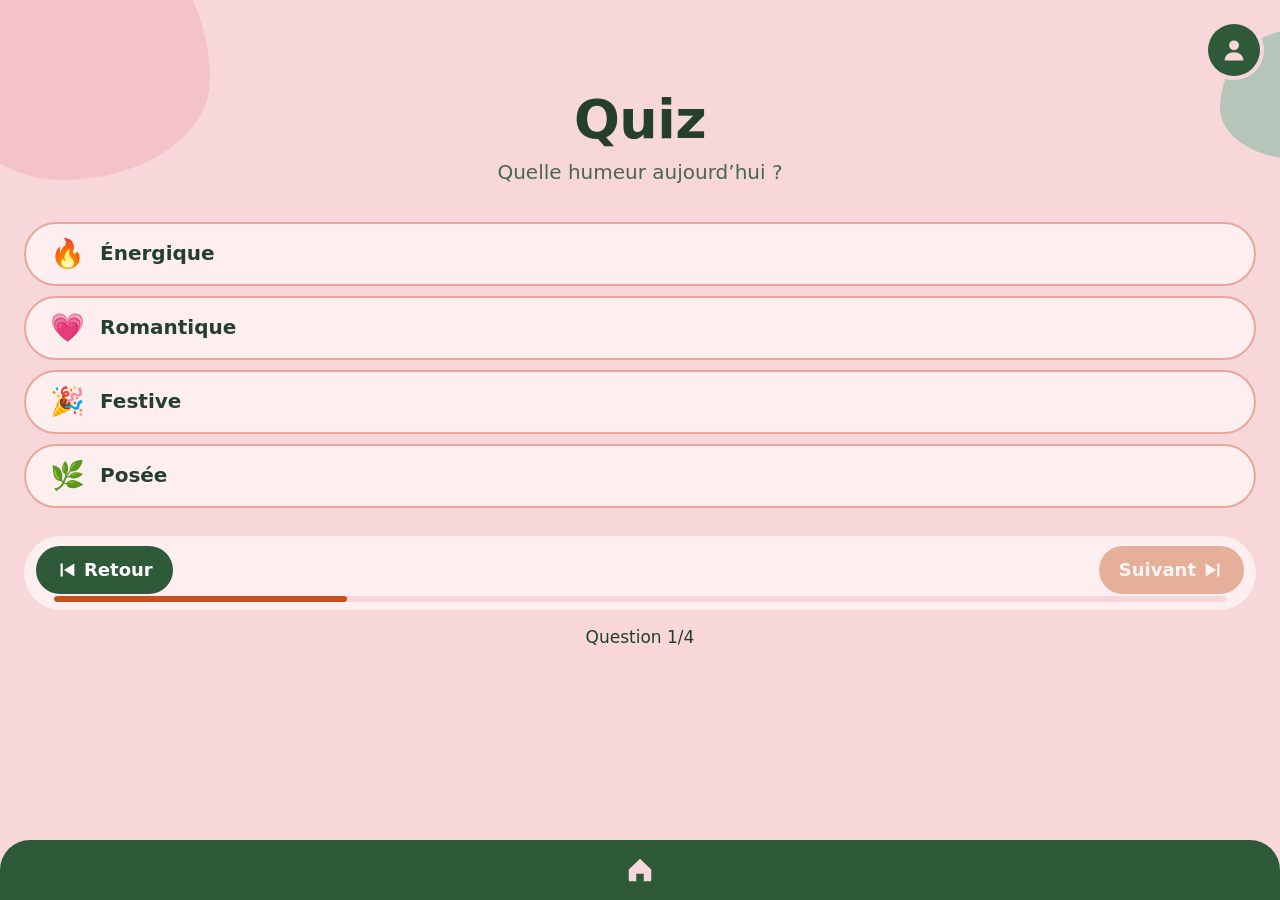
<file: ritmo-site/quiz.html>
<!DOCTYPE html>
<html lang="fr">
<head>
<meta charset="utf-8">
<meta name="viewport" content="width=device-width, initial-scale=1">
<meta name="theme-color" content="#2F5A3A">
<title>Ritmo — Quiz</title>
<link rel="stylesheet" href="css/style.css">
<script src="js/app.js" defer></script>
</head>
<body data-page="quiz">
<a class="skip" href="#contenu">Aller au contenu</a>
<svg width="0" height="0" style="position:absolute" aria-hidden="true" focusable="false">
  <symbol id="i-maison" viewBox="0 0 24 24"><path d="M3 11.5 12 3l9 8.5V20a1 1 0 0 1-1 1h-5v-6H9v6H4a1 1 0 0 1-1-1z"/></symbol>
  <symbol id="i-compte" viewBox="0 0 24 24"><circle cx="12" cy="8" r="4.2"/><path d="M4 21c0-4.4 3.6-7 8-7s8 2.6 8 7z"/></symbol>
  <symbol id="i-prec" viewBox="0 0 24 24"><path d="M5 5h2.4v14H5zM20 5v14L8.6 12z"/></symbol>
  <symbol id="i-suiv" viewBox="0 0 24 24"><path d="M16.6 5H19v14h-2.4zM4 5l11.4 7L4 19z"/></symbol>
  <symbol id="i-lire" viewBox="0 0 24 24"><path d="M8 4.5v15l12-7.5z"/></symbol>
  <symbol id="i-pause" viewBox="0 0 24 24"><path d="M6 4.5h4v15H6zM14 4.5h4v15h-4z"/></symbol>
  <symbol id="i-etoile" viewBox="0 0 24 24"><path d="m12 2.5 3 6.6 7.2.7-5.4 4.8 1.6 7.1L12 18l-6.4 3.7 1.6-7.1L1.8 9.8 9 9.1z"/></symbol>
  <symbol id="i-plus" viewBox="0 0 24 24"><path d="M10.6 4h2.8v6.6H20v2.8h-6.6V20h-2.8v-6.6H4v-2.8h6.6z"/></symbol>
</svg>
<div class="app ">
  <a class="compte" href="connexion.html" aria-label="Mon compte"><svg aria-hidden="true"><use href="#i-compte"/></svg></a>
  <header class="haut">
    <h1>Quiz</h1>
    <p class="sous" id="question" tabindex="-1">Quelle humeur aujourd’hui ?</p>
  </header>
  <main id="contenu" class="corps">
    <fieldset class="choix" id="choix"><legend class="sr-only">Choisis une réponse</legend></fieldset>
    <div class="bande">
      <button class="pill" type="button" id="prec"><svg aria-hidden="true"><use href="#i-prec"/></svg>Retour</button>
      <button class="pill pill--suiv" type="button" id="suiv" disabled><span id="suiv-txt">Suivant</span><svg aria-hidden="true"><use href="#i-suiv"/></svg></button>
      <div class="barre" id="barre" role="progressbar" aria-label="Progression du questionnaire" aria-valuemin="1" aria-valuemax="4" aria-valuenow="1"><span></span></div>
    </div>
    <p class="etat" id="etat" aria-live="polite">Question 1/4</p>
  </main>
  <div class="charge" id="charge" role="status" hidden><div><div class="spin"></div>Création de ta playlist…</div></div>
  <nav class="pied" aria-label="Navigation"><a class="maison" href="index.html" aria-label="Retour à l’accueil"><svg aria-hidden="true"><use href="#i-maison"/></svg></a></nav>
</div>
</body>
</html>
</file>
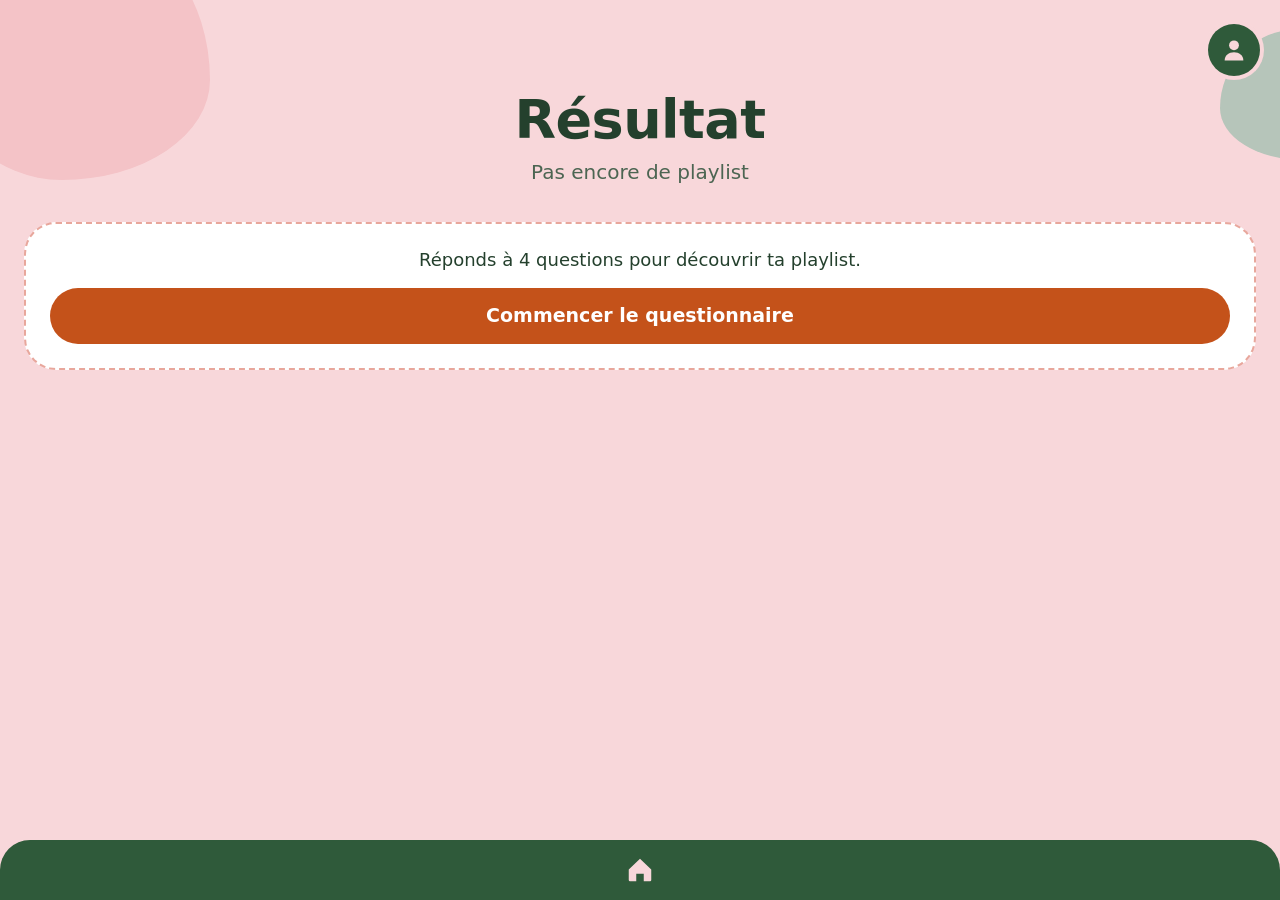
<file: ritmo-site/resultat.html>
<!DOCTYPE html>
<html lang="fr">
<head>
<meta charset="utf-8">
<meta name="viewport" content="width=device-width, initial-scale=1, viewport-fit=cover">
<meta name="theme-color" content="#2F5A3A">
<title>Ritmo — Résultat</title>
<link rel="stylesheet" href="css/style.css">
<script src="js/app.js" defer></script>
</head>
<body data-page="resultat">
<a class="skip" href="#contenu">Aller au contenu</a>
<svg width="0" height="0" style="position:absolute" aria-hidden="true" focusable="false">
  <symbol id="i-maison" viewBox="0 0 24 24"><path d="M3 11.5 12 3l9 8.5V20a1 1 0 0 1-1 1h-5v-6H9v6H4a1 1 0 0 1-1-1z"/></symbol>
  <symbol id="i-compte" viewBox="0 0 24 24"><circle cx="12" cy="8" r="4.2"/><path d="M4 21c0-4.4 3.6-7 8-7s8 2.6 8 7z"/></symbol>
  <symbol id="i-prec" viewBox="0 0 24 24"><path d="M5 5h2.4v14H5zM20 5v14L8.6 12z"/></symbol>
  <symbol id="i-suiv" viewBox="0 0 24 24"><path d="M16.6 5H19v14h-2.4zM4 5l11.4 7L4 19z"/></symbol>
  <symbol id="i-lire" viewBox="0 0 24 24"><path d="M8 4.5v15l12-7.5z"/></symbol>
  <symbol id="i-pause" viewBox="0 0 24 24"><path d="M6 4.5h4v15H6zM14 4.5h4v15h-4z"/></symbol>
  <symbol id="i-etoile" viewBox="0 0 24 24"><path d="m12 2.5 3 6.6 7.2.7-5.4 4.8 1.6 7.1L12 18l-6.4 3.7 1.6-7.1L1.8 9.8 9 9.1z"/></symbol>
  <symbol id="i-plus" viewBox="0 0 24 24"><path d="M10.6 4h2.8v6.6H20v2.8h-6.6V20h-2.8v-6.6H4v-2.8h6.6z"/></symbol>
</svg>
<div class="app ">
  <a class="compte" href="connexion.html" aria-label="Mon compte"><svg aria-hidden="true"><use href="#i-compte"/></svg></a>
  <header class="haut">
    <h1>Résultat</h1>
    <p class="sous" id="nom">Ta playlist</p>
  </header>
  <main id="contenu" class="corps">
    <ol class="morceaux" id="liste"></ol>
    <div class="commandes" id="ctrl">
        <button class="cmd" type="button" data-act="prev" aria-label="Morceau précédent"><svg aria-hidden="true"><use href="#i-prec"/></svg></button>
        <button class="cmd cmd--lire" type="button" data-act="play" aria-label="Lire"><svg aria-hidden="true"><use href="#i-lire"/></svg></button>
        <button class="cmd" type="button" data-act="next" aria-label="Morceau suivant"><svg aria-hidden="true"><use href="#i-suiv"/></svg></button>
      </div>
    <p class="etat" id="statut" aria-live="polite"></p>
    <div class="actions" id="actions">
      <button class="btn" type="button" id="ajouter">Tout ajouter à ma playlist</button>
      <a class="btn btn--contour" href="quiz.html?nouveau=1">Recommencer le questionnaire</a>
    </div>
  </main>
  <nav class="pied" aria-label="Navigation"><a class="maison" href="index.html" aria-label="Retour à l’accueil"><svg aria-hidden="true"><use href="#i-maison"/></svg></a></nav>
</div>
</body>
</html>
</file>
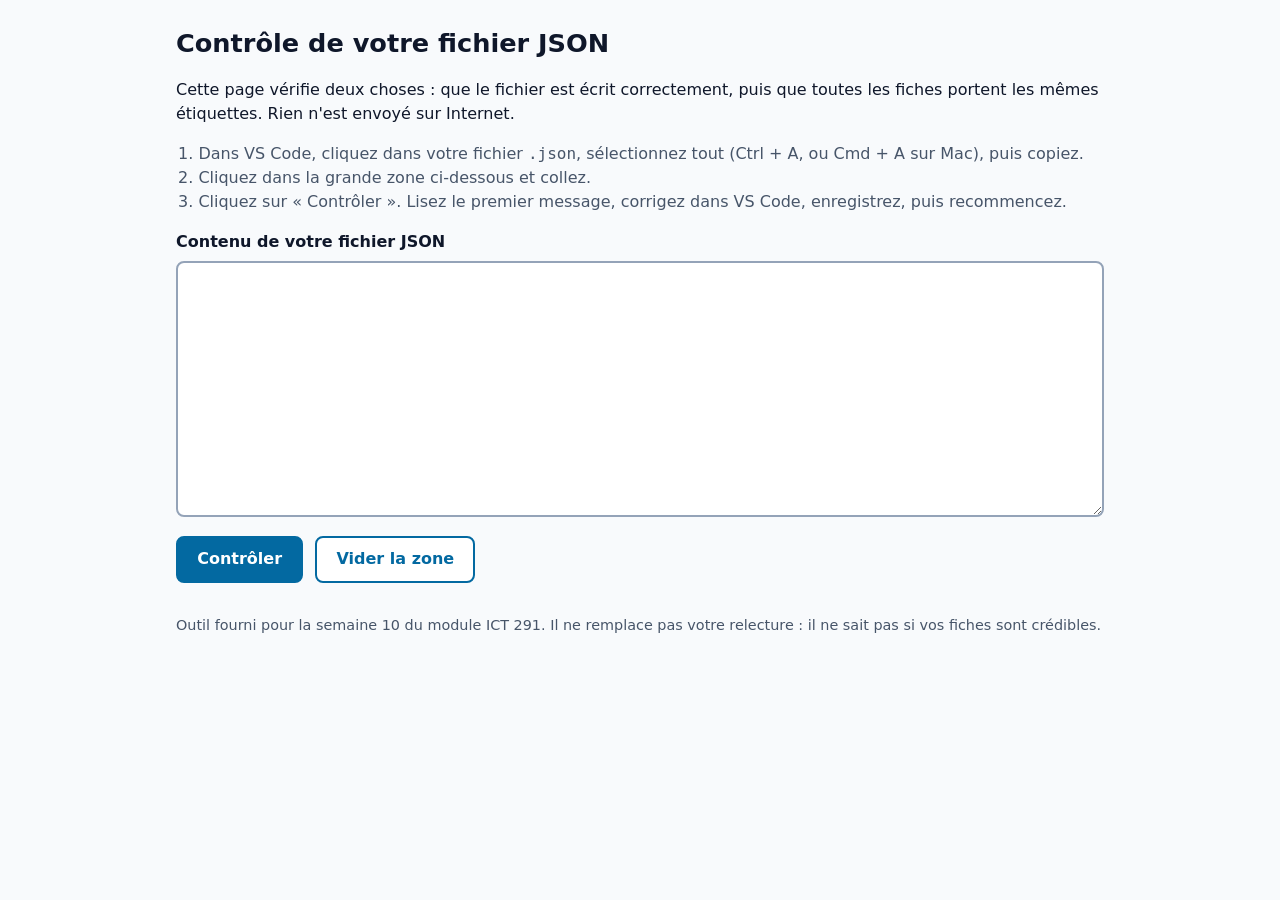
<file: 1-la-pile-cassee/1-la-pile-cassee/depart/controle-json.html>
<!DOCTYPE html>
<html lang="fr">
<head>
  <meta charset="utf-8">
  <meta name="viewport" content="width=device-width, initial-scale=1">
  <title>Contrôle JSON — ICT 291</title>
  <link rel="icon" href="data:,">
  <style>
    :root {
      --fond: #f8fafc;
      --encre: #0f172a;
      --discret: #475569;
      --accent: #0369a1;
      --ok: #166534;
      --ok-fond: #dcfce7;
      --erreur: #b91c1c;
      --erreur-fond: #fee2e2;
      --alerte: #92400e;
      --alerte-fond: #fef3c7;
    }
    * { box-sizing: border-box; }
    body {
      margin: 0;
      font-family: system-ui, -apple-system, "Segoe UI", sans-serif;
      background: var(--fond);
      color: var(--encre);
      line-height: 1.5;
    }
    main { max-width: 60rem; margin: 0 auto; padding: 1.5rem 1rem 3rem; }
    h1 { font-size: 1.6rem; margin: 0 0 .5rem; }
    h2 { font-size: 1.15rem; margin: 1.5rem 0 .5rem; }
    ol.mode { padding-left: 1.4rem; color: var(--discret); }
    label { display: block; font-weight: 600; margin: 1rem 0 .4rem; }
    textarea {
      width: 100%;
      min-height: 16rem;
      font: 0.95rem/1.4 ui-monospace, "SF Mono", Menlo, Consolas, monospace;
      padding: .75rem;
      border: 2px solid #94a3b8;
      border-radius: 8px;
      background: #fff;
      color: var(--encre);
      resize: vertical;
    }
    .actions { display: flex; flex-wrap: wrap; gap: .75rem; margin-top: .75rem; }
    button {
      min-height: 44px;
      min-width: 44px;
      padding: .6rem 1.2rem;
      font: inherit;
      font-weight: 600;
      border-radius: 8px;
      border: 2px solid var(--accent);
      cursor: pointer;
    }
    #controler { background: var(--accent); color: #fff; }
    #effacer { background: #fff; color: var(--accent); }
    button:focus-visible, textarea:focus-visible {
      outline: 3px solid var(--encre);
      outline-offset: 2px;
    }
    .bilan { margin-top: 1.25rem; padding: 1rem; border-radius: 8px; border-left: 6px solid; }
    .bilan p { margin: .25rem 0; }
    .bilan.ok { background: var(--ok-fond); border-color: var(--ok); }
    .bilan.erreur { background: var(--erreur-fond); border-color: var(--erreur); }
    .bilan.alerte { background: var(--alerte-fond); border-color: var(--alerte); }
    .verdict { font-weight: 700; font-size: 1.1rem; }
    pre.extrait {
      margin: .5rem 0;
      padding: .5rem;
      background: #fff;
      border-radius: 6px;
      overflow-x: auto;
      white-space: pre;
      font: 0.9rem/1.4 ui-monospace, Menlo, Consolas, monospace;
    }
    ul.remarques { padding-left: 1.2rem; }
    ul.remarques li { margin: .3rem 0; overflow-wrap: anywhere; }
    .tableau-scroll { overflow-x: auto; }
    table { border-collapse: collapse; width: 100%; background: #fff; }
    th, td { text-align: left; padding: .4rem .6rem; border-bottom: 1px solid #cbd5e1; vertical-align: top; overflow-wrap: break-word; }
    th:first-child, td:first-child, th:nth-child(2), td:nth-child(2) { white-space: nowrap; }
    td code, td { font-size: .95rem; }
    @media (max-width: 30rem) { th, td { padding: .35rem .4rem; font-size: .85rem; } }
    th { background: #e2e8f0; }
    code { font-family: ui-monospace, Menlo, Consolas, monospace; }
    footer { margin-top: 2rem; color: var(--discret); font-size: .9rem; }
  </style>
</head>
<body>
<main>
  <h1>Contrôle de votre fichier JSON</h1>
  <p>Cette page vérifie deux choses : que le fichier est écrit correctement, puis que toutes les fiches portent les mêmes étiquettes. Rien n'est envoyé sur Internet.</p>
  <ol class="mode">
    <li>Dans VS Code, cliquez dans votre fichier <code>.json</code>, sélectionnez tout (Ctrl + A, ou Cmd + A sur Mac), puis copiez.</li>
    <li>Cliquez dans la grande zone ci-dessous et collez.</li>
    <li>Cliquez sur « Contrôler ». Lisez le premier message, corrigez dans VS Code, enregistrez, puis recommencez.</li>
  </ol>

  <label for="saisie">Contenu de votre fichier JSON</label>
  <textarea id="saisie" spellcheck="false" autocomplete="off" autocapitalize="off"></textarea>
  <div class="actions">
    <button type="button" id="controler">Contrôler</button>
    <button type="button" id="effacer">Vider la zone</button>
  </div>

  <section id="resultat" aria-live="polite"></section>

  <footer>Outil fourni pour la semaine 10 du module ICT 291. Il ne remplace pas votre relecture : il ne sait pas si vos fiches sont crédibles.</footer>
</main>

<script>
/* Petit analyseur JSON qui explique la première erreur en français,
   avec le numéro de ligne. Il suit la grammaire de la RFC 8259. */
function ErreurJson(message, pos) { this.message = message; this.pos = pos; }

function analyser(texte) {
  var i = 0;
  function voir() { return texte.charAt(i); }
  function blancs() { while (i < texte.length && " \t\n\r".indexOf(texte.charAt(i)) !== -1) i++; }
  function erreur(msg, pos) { throw new ErreurJson(msg, pos === undefined ? i : pos); }
  function decrire(c) {
    if (c === "") return "la fin du fichier";
    if (c === "'") return "une apostrophe '";
    if (c === ",") return "une virgule";
    if (c === "}") return "une accolade fermante }";
    if (c === "]") return "un crochet fermant ]";
    if (c === "{") return "une accolade ouvrante {";
    return "« " + c + " »";
  }
  function mot() {
    var debut = i;
    while (i < texte.length && /[A-Za-zÀ-ÿ0-9_$]/.test(texte.charAt(i))) i++;
    return texte.slice(debut, i);
  }
  function valeur() {
    blancs();
    var c = voir();
    if (c === "{") return objet();
    if (c === "[") return tableau();
    if (c === '"') return chaine();
    if (c === "-" || (c >= "0" && c <= "9")) return nombre();
    if (c === "'") erreur("Un texte doit être entre guillemets doubles \"…\". Vous avez utilisé une apostrophe '.");
    if (c === "“" || c === "”" || c === "«") erreur("Guillemets typographiques (“ ” ou « ») : JSON n'accepte que le guillemet droit \" du clavier. Remplacez-les.");
    if (c === "`") erreur("Le texte commence par ``` : ce sont les marques de code ajoutées par l'IA. Supprimez ces lignes en haut et en bas, gardez seulement [ … ].");
    if (c === "") erreur("Le fichier s'arrête alors qu'une valeur est attendue. Il manque probablement la fin du fichier.");
    if (/[A-Za-zÀ-ÿ]/.test(c)) {
      var debut = i, m = mot();
      if (m === "true" || m === "false" || m === "null") return m === "true" ? true : (m === "false" ? false : null);
      if (m.toLowerCase() === "true" || m.toLowerCase() === "false")
        erreur("« " + m + " » : vrai et faux s'écrivent en minuscules et sans guillemets : true ou false.", debut);
      erreur("« " + m + " » n'est ni un nombre, ni true, ni false. Si c'est du texte, mettez-le entre guillemets doubles \"…\".", debut);
    }
    erreur("Une valeur est attendue ici, mais il y a " + decrire(c) + ".");
  }
  function chaine() {
    var debut = i; i++;
    while (i < texte.length) {
      var c = texte.charAt(i);
      if (c === '"') { i++; return JSON.parse(texte.slice(debut, i)); }
      if (c === "\\") { i += 2; continue; }
      if (c === "\n") erreur("Ce texte n'est pas refermé : il manque le guillemet \" de fin sur cette ligne.", debut);
      i++;
    }
    erreur("Ce texte n'est jamais refermé : il manque un guillemet \".", debut);
  }
  function nombre() {
    var debut = i;
    var m = /^-?(0|[1-9][0-9]*)(\.[0-9]+)?([eE][+-]?[0-9]+)?/.exec(texte.slice(i));
    if (!m) erreur("Nombre mal écrit.");
    i += m[0].length;
    return Number(texte.slice(debut, i));
  }
  function objet() {
    var debutObjet = i, o = {};
    i++; blancs();
    if (voir() === "}") { i++; return o; }
    while (true) {
      blancs();
      var c = voir();
      if (c === "}") erreur("Virgule en trop : il y a une virgule juste avant cette accolade }. Après la dernière étiquette d'une fiche, pas de virgule.", derniereVirgule);
      if (c === "'") erreur("Une étiquette doit être entre guillemets doubles \"…\". Vous avez utilisé une apostrophe '.");
      if (c === "“" || c === "”" || c === "«") erreur("Guillemets typographiques (“ ” ou « ») : JSON n'accepte que le guillemet droit \" du clavier. Remplacez-les.");
      if (c !== '"') {
        if (/[A-Za-zÀ-ÿ_]/.test(c)) { var d = i, m = mot(); erreur("L'étiquette « " + m + " » n'a pas de guillemets. Écrivez \"" + m + "\".", d); }
        if (c === "") erreur("Le fichier s'arrête avant la fin d'une fiche : l'accolade { ouverte ici n'est jamais refermée.", debutObjet);
        erreur("Une étiquette entre guillemets doubles est attendue, mais il y a " + decrire(c) + ".");
      }
      var cle = chaine();
      blancs();
      if (voir() !== ":") erreur("Après l'étiquette \"" + cle + "\", il faut deux-points : avant la valeur.");
      i++;
      o[cle] = valeur();
      blancs();
      c = voir();
      if (c === "," && typeof o[cle] === "number" && /[0-9]/.test(texte.charAt(i + 1)))
        erreur("Les décimales s'écrivent avec un point, pas une virgule : 12.50 et non 12,50.");
      if (c === ",") { var derniereVirgule = i; i++; continue; }
      if (c === "}") { i++; return o; }
      if (c === '"') erreur("Il manque une virgule entre deux étiquettes : ajoutez-la à la fin de la ligne précédente.", finPrecedente());
      if (c === "") erreur("Le fichier s'arrête avant la fin d'une fiche : l'accolade { ouverte ici n'est jamais refermée.", debutObjet);
      erreur("Après une valeur, il faut une virgule (étiquette suivante) ou } (fin de la fiche). Il y a " + decrire(c) + ".");
    }
  }
  function tableau() {
    var debutTab = i, t = [];
    i++; blancs();
    if (voir() === "]") { i++; return t; }
    while (true) {
      blancs();
      if (voir() === "]") erreur("Virgule en trop : il y a une virgule juste avant ce crochet ]. Après la dernière fiche, pas de virgule.", derniereVirgule);
      t.push(valeur());
      blancs();
      var c = voir();
      if (c === ",") { var derniereVirgule = i; i++; continue; }
      if (c === "]") { i++; return t; }
      if (c === "{") erreur("Il manque une virgule entre deux fiches : ajoutez-la après l'accolade } de la fiche précédente.", finPrecedente());
      if (c === "") erreur("Le fichier s'arrête avant la fin : le crochet [ ouvert ici n'est jamais refermé. Ajoutez ] tout à la fin.", debutTab);
      erreur("Après une fiche, il faut une virgule (fiche suivante) ou ] (fin de la pile). Il y a " + decrire(c) + ".");
    }
  }
  function finPrecedente() {
    var j = i - 1;
    while (j > 0 && " \t\n\r".indexOf(texte.charAt(j)) !== -1) j--;
    return j;
  }
  blancs();
  if (texte.trim() === "") erreur("La zone est vide. Collez le contenu de votre fichier.");
  var resultat = valeur();
  blancs();
  if (i < texte.length && texte.charAt(i) === "`") erreur("Après le ] final, il reste ``` : la marque de code de l'IA. Supprimez-la.");
  if (i < texte.length) erreur("Du texte continue après la fin du fichier. Un fichier JSON contient une seule pile [ … ]. Il y a " + decrire(voir()) + ".");
  return resultat;
}

function positionLigne(texte, pos) {
  var avant = texte.slice(0, pos).split("\n");
  return { ligne: avant.length, colonne: avant[avant.length - 1].length + 1 };
}

function verifierValeur(f, n, c, remarques) {
  var v = f[c];
  if (v === "true" || v === "false") remarques.push(nomDeFiche(f, n) + " : \"" + c + "\" vaut \"" + v + "\" entre guillemets. C'est du texte. Écrivez " + v + " sans guillemets.");
  /* Pas de 0 au début, pas d'espace : "079 555 12 34" ou "0123" restent du texte. */
  /* Une étiquette de numéro (telephone, npa, code…) garde aussi ses guillemets. */
  else if (typeof v === "string" && /^-?(0|[1-9][0-9]*)(\.[0-9]+)?$/.test(v) && !/tel|phone|npa|postal|code|numero|iban/i.test(c))
    remarques.push(nomDeFiche(f, n) + " : \"" + c + "\" vaut \"" + v + "\" entre guillemets. Si c'est une quantité (un prix, un nombre de pages), écrivez " + v + " sans guillemets. Un numéro (téléphone, NPA) reste du texte : gardez les guillemets.");
  else if (typeof v === "string" && v.trim() === "") remarques.push(nomDeFiche(f, n) + " : \"" + c + "\" est vide.");
}

function typeDe(v) {
  if (Array.isArray(v)) return "liste";
  if (v === null) return "vide (null)";
  if (typeof v === "boolean") return "vrai/faux";
  if (typeof v === "number") return "nombre";
  if (typeof v === "string") return "texte";
  return "fiche dans la fiche";
}

function el(tag, classe, texte) {
  var e = document.createElement(tag);
  if (classe) e.className = classe;
  if (texte !== undefined) e.textContent = texte;
  return e;
}

function nomDeFiche(f, n) {
  var nom = f && (f.nom || f.titre || f.objet);
  return "fiche " + n + (typeof nom === "string" ? " (" + nom + ")" : "");
}

function controler() {
  var texte = document.getElementById("saisie").value;
  var zone = document.getElementById("resultat");
  zone.textContent = "";
  var bilan;
  var donnees;

  try {
    donnees = analyser(texte);
    JSON.parse(texte); /* double sécurité : le navigateur doit être d'accord */
  } catch (e) {
    bilan = el("div", "bilan erreur");
    bilan.appendChild(el("p", "verdict", "À corriger : le fichier n'est pas du JSON valide."));
    if (e instanceof ErreurJson) {
      var p = positionLigne(texte, e.pos);
      bilan.appendChild(el("p", null, "Ligne " + p.ligne + ", colonne " + p.colonne + " : " + e.message));
      var lignes = texte.split("\n");
      var extrait = [];
      for (var n = Math.max(1, p.ligne - 1); n <= Math.min(lignes.length, p.ligne + 1); n++) {
        extrait.push((n === p.ligne ? "→ " : "  ") + String(n).padStart(3, " ") + " | " + lignes[n - 1]);
      }
      bilan.appendChild(el("pre", "extrait", extrait.join("\n")));
      bilan.appendChild(el("p", null, "Dans VS Code, appuyez sur Ctrl + G (Ctrl aussi sur Mac), tapez " + p.ligne + ", puis Entrée : le curseur va à cette ligne."));
    } else {
      bilan.appendChild(el("p", null, "Message du navigateur : " + e.message));
    }
    zone.appendChild(bilan);
    return;
  }

  var remarques = [];
  var ficheSeule = typeof donnees === "object" && donnees !== null && !Array.isArray(donnees);
  var intro = "Le fichier est du JSON valide. Les fiches ont les mêmes étiquettes, mais vérifiez ces valeurs :";
  var differences = false;
  if (ficheSeule) {
    intro = "Le fichier est du JSON valide, mais c'est une fiche seule { … }, pas une pile de fiches :";
    remarques.push("Le fichier commence par { : il contient une seule fiche. Pour une pile, entourez vos fiches de crochets [ … ] et séparez-les par des virgules.");
    Object.keys(donnees).forEach(function (c) { verifierValeur(donnees, 1, c, remarques); });
  } else if (!Array.isArray(donnees)) {
    intro = "Le fichier est du JSON valide, mais ce n'est pas une pile de fiches :";
    remarques.push("Le fichier ne commence pas par [ : ce n'est pas une pile de fiches. Entourez vos fiches de crochets [ … ].");
  } else if (donnees.length === 0) {
    intro = "Le fichier est du JSON valide, mais la pile est vide :";
    remarques.push("La pile est vide : [ ] ne contient aucune fiche.");
  } else {
    var reference = donnees[0];
    if (typeof reference !== "object" || reference === null || Array.isArray(reference)) {
      intro = "Le fichier est du JSON valide, mais la pile ne contient pas que des fiches :";
      remarques.push("La première valeur de la pile n'est pas une fiche { … }.");
    } else {
      var cles = Object.keys(reference);
      var ids = {};
      donnees.forEach(function (f, index) {
        var n = index + 1;
        if (typeof f !== "object" || f === null || Array.isArray(f)) {
          differences = true;
          remarques.push("La valeur n° " + n + " de la pile n'est pas une fiche { … }.");
          return;
        }
        cles.forEach(function (c) {
          if (!(c in f)) differences = true;
          if (!(c in f)) remarques.push(nomDeFiche(f, n) + " : l'étiquette \"" + c + "\" manque (elle existe dans la fiche 1).");
          else if (typeDe(f[c]) !== typeDe(reference[c]) && (differences = true))
            remarques.push(nomDeFiche(f, n) + " : \"" + c + "\" est de type " + typeDe(f[c]) + ", alors qu'il est de type " + typeDe(reference[c]) + " dans la fiche 1.");
        });
        Object.keys(f).forEach(function (c) {
          if (cles.indexOf(c) === -1 && (differences = true)) remarques.push(nomDeFiche(f, n) + " : l'étiquette \"" + c + "\" n'existe pas dans la fiche 1. Faute de frappe ?");
          verifierValeur(f, n, c, remarques);
        });
        if ("id" in f) {
          if (ids[f.id]) remarques.push(nomDeFiche(f, n) + " : l'id " + f.id + " est déjà utilisé par la fiche " + ids[f.id] + ". Chaque fiche a son propre id.");
          else ids[f.id] = n;
        }
      });
      if (differences) intro = "Le fichier est du JSON valide. Les fiches ne sont pas encore toutes pareilles :";
      else if (donnees.length === 1) intro = "Le fichier est du JSON valide. La pile n'a qu'une fiche : rien à comparer, mais vérifiez ces valeurs :";
      else if (remarques.some(function (r) { return r.indexOf("est déjà utilisé") !== -1; }))
        intro = "Le fichier est du JSON valide et les fiches ont les mêmes étiquettes, mais vérifiez ces points :";
    }
  }

  bilan = el("div", remarques.length ? "bilan alerte" : "bilan ok");
  if (remarques.length) {
    bilan.appendChild(el("p", "verdict", "Écriture correcte, mais " + remarques.length + " point" + (remarques.length > 1 ? "s" : "") + " à vérifier."));
    bilan.appendChild(el("p", null, intro));
    var ul = el("ul", "remarques");
    remarques.slice(0, 15).forEach(function (r) { ul.appendChild(el("li", null, r)); });
    if (remarques.length > 15) ul.appendChild(el("li", null, "… et " + (remarques.length - 15) + " autres. Corrigez les premiers, puis recommencez."));
    bilan.appendChild(ul);
  } else {
    bilan.appendChild(el("p", "verdict", donnees.length > 1
      ? "Valide : " + donnees.length + " fiches, toutes avec les mêmes étiquettes."
      : "Valide : 1 fiche. Ajoutez une deuxième fiche pour comparer les étiquettes."));
  }
  zone.appendChild(bilan);

  if (ficheSeule) donnees = [donnees];
  if (Array.isArray(donnees) && donnees.length && typeof donnees[0] === "object" && donnees[0] !== null && !Array.isArray(donnees[0])) {
    zone.appendChild(el("h2", null, ficheSeule ? "Vos étiquettes (fiche seule)" : "Vos étiquettes (d'après la fiche 1)"));
    var bloc = el("div", "tableau-scroll");
    var table = el("table");
    var tete = el("tr");
    ["Étiquette", "Type", "Exemple (fiche 1)", "Valeurs différentes"].forEach(function (t) { tete.appendChild(el("th", null, t)); });
    var thead = el("thead"); thead.appendChild(tete); table.appendChild(thead);
    var tbody = el("tbody");
    Object.keys(donnees[0]).forEach(function (c) {
      var tr = el("tr");
      tr.appendChild(el("td", null, c));
      tr.appendChild(el("td", null, typeDe(donnees[0][c])));
      tr.appendChild(el("td", null, JSON.stringify(donnees[0][c])));
      var vues = {};
      donnees.forEach(function (f) { if (f && typeof f === "object" && c in f) vues[JSON.stringify(f[c])] = (vues[JSON.stringify(f[c])] || 0) + 1; });
      var resume;
      if (typeof donnees[0][c] === "boolean") resume = "true : " + (vues["true"] || 0) + " · false : " + (vues["false"] || 0);
      else resume = Object.keys(vues).length + " sur " + donnees.length + (donnees.length > 1 ? " fiches" : " fiche");
      tr.appendChild(el("td", null, resume));
      tbody.appendChild(tr);
    });
    table.appendChild(tbody);
    bloc.appendChild(table);
    zone.appendChild(bloc);
  }
}

document.getElementById("controler").addEventListener("click", controler);
document.getElementById("effacer").addEventListener("click", function () {
  document.getElementById("saisie").value = "";
  document.getElementById("resultat").textContent = "";
  document.getElementById("saisie").focus();
});
</script>
</body>
</html>
</file>
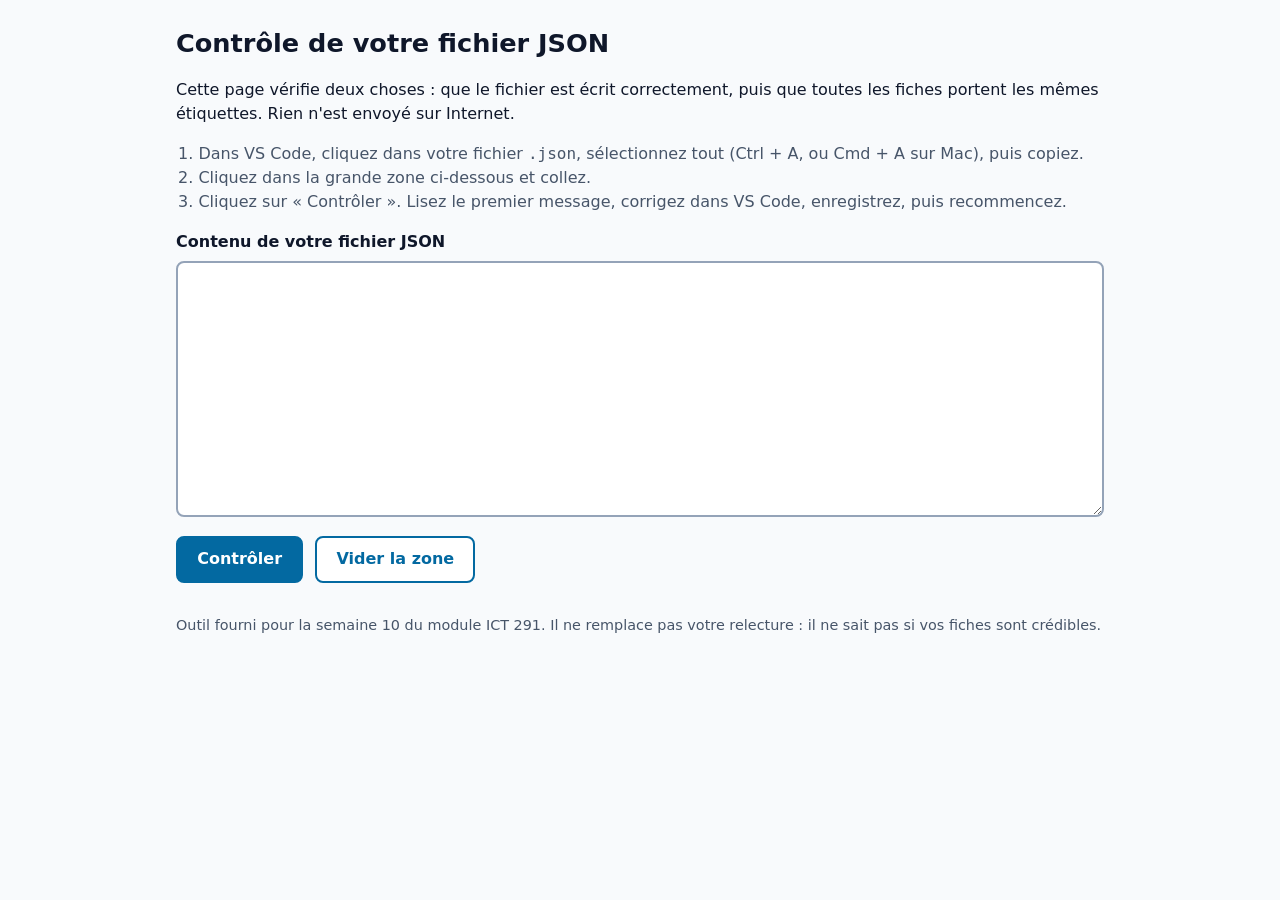
<file: 3-dans-votre-projet/3-dans-votre-projet/depart/controle-json.html>
<!DOCTYPE html>
<html lang="fr">
<head>
  <meta charset="utf-8">
  <meta name="viewport" content="width=device-width, initial-scale=1">
  <title>Contrôle JSON — ICT 291</title>
  <link rel="icon" href="data:,">
  <style>
    :root {
      --fond: #f8fafc;
      --encre: #0f172a;
      --discret: #475569;
      --accent: #0369a1;
      --ok: #166534;
      --ok-fond: #dcfce7;
      --erreur: #b91c1c;
      --erreur-fond: #fee2e2;
      --alerte: #92400e;
      --alerte-fond: #fef3c7;
    }
    * { box-sizing: border-box; }
    body {
      margin: 0;
      font-family: system-ui, -apple-system, "Segoe UI", sans-serif;
      background: var(--fond);
      color: var(--encre);
      line-height: 1.5;
    }
    main { max-width: 60rem; margin: 0 auto; padding: 1.5rem 1rem 3rem; }
    h1 { font-size: 1.6rem; margin: 0 0 .5rem; }
    h2 { font-size: 1.15rem; margin: 1.5rem 0 .5rem; }
    ol.mode { padding-left: 1.4rem; color: var(--discret); }
    label { display: block; font-weight: 600; margin: 1rem 0 .4rem; }
    textarea {
      width: 100%;
      min-height: 16rem;
      font: 0.95rem/1.4 ui-monospace, "SF Mono", Menlo, Consolas, monospace;
      padding: .75rem;
      border: 2px solid #94a3b8;
      border-radius: 8px;
      background: #fff;
      color: var(--encre);
      resize: vertical;
    }
    .actions { display: flex; flex-wrap: wrap; gap: .75rem; margin-top: .75rem; }
    button {
      min-height: 44px;
      min-width: 44px;
      padding: .6rem 1.2rem;
      font: inherit;
      font-weight: 600;
      border-radius: 8px;
      border: 2px solid var(--accent);
      cursor: pointer;
    }
    #controler { background: var(--accent); color: #fff; }
    #effacer { background: #fff; color: var(--accent); }
    button:focus-visible, textarea:focus-visible {
      outline: 3px solid var(--encre);
      outline-offset: 2px;
    }
    .bilan { margin-top: 1.25rem; padding: 1rem; border-radius: 8px; border-left: 6px solid; }
    .bilan p { margin: .25rem 0; }
    .bilan.ok { background: var(--ok-fond); border-color: var(--ok); }
    .bilan.erreur { background: var(--erreur-fond); border-color: var(--erreur); }
    .bilan.alerte { background: var(--alerte-fond); border-color: var(--alerte); }
    .verdict { font-weight: 700; font-size: 1.1rem; }
    pre.extrait {
      margin: .5rem 0;
      padding: .5rem;
      background: #fff;
      border-radius: 6px;
      overflow-x: auto;
      white-space: pre;
      font: 0.9rem/1.4 ui-monospace, Menlo, Consolas, monospace;
    }
    ul.remarques { padding-left: 1.2rem; }
    ul.remarques li { margin: .3rem 0; overflow-wrap: anywhere; }
    .tableau-scroll { overflow-x: auto; }
    table { border-collapse: collapse; width: 100%; background: #fff; }
    th, td { text-align: left; padding: .4rem .6rem; border-bottom: 1px solid #cbd5e1; vertical-align: top; overflow-wrap: break-word; }
    th:first-child, td:first-child, th:nth-child(2), td:nth-child(2) { white-space: nowrap; }
    td code, td { font-size: .95rem; }
    @media (max-width: 30rem) { th, td { padding: .35rem .4rem; font-size: .85rem; } }
    th { background: #e2e8f0; }
    code { font-family: ui-monospace, Menlo, Consolas, monospace; }
    footer { margin-top: 2rem; color: var(--discret); font-size: .9rem; }
  </style>
</head>
<body>
<main>
  <h1>Contrôle de votre fichier JSON</h1>
  <p>Cette page vérifie deux choses : que le fichier est écrit correctement, puis que toutes les fiches portent les mêmes étiquettes. Rien n'est envoyé sur Internet.</p>
  <ol class="mode">
    <li>Dans VS Code, cliquez dans votre fichier <code>.json</code>, sélectionnez tout (Ctrl + A, ou Cmd + A sur Mac), puis copiez.</li>
    <li>Cliquez dans la grande zone ci-dessous et collez.</li>
    <li>Cliquez sur « Contrôler ». Lisez le premier message, corrigez dans VS Code, enregistrez, puis recommencez.</li>
  </ol>

  <label for="saisie">Contenu de votre fichier JSON</label>
  <textarea id="saisie" spellcheck="false" autocomplete="off" autocapitalize="off"></textarea>
  <div class="actions">
    <button type="button" id="controler">Contrôler</button>
    <button type="button" id="effacer">Vider la zone</button>
  </div>

  <section id="resultat" aria-live="polite"></section>

  <footer>Outil fourni pour la semaine 10 du module ICT 291. Il ne remplace pas votre relecture : il ne sait pas si vos fiches sont crédibles.</footer>
</main>

<script>
/* Petit analyseur JSON qui explique la première erreur en français,
   avec le numéro de ligne. Il suit la grammaire de la RFC 8259. */
function ErreurJson(message, pos) { this.message = message; this.pos = pos; }

function analyser(texte) {
  var i = 0;
  function voir() { return texte.charAt(i); }
  function blancs() { while (i < texte.length && " \t\n\r".indexOf(texte.charAt(i)) !== -1) i++; }
  function erreur(msg, pos) { throw new ErreurJson(msg, pos === undefined ? i : pos); }
  function decrire(c) {
    if (c === "") return "la fin du fichier";
    if (c === "'") return "une apostrophe '";
    if (c === ",") return "une virgule";
    if (c === "}") return "une accolade fermante }";
    if (c === "]") return "un crochet fermant ]";
    if (c === "{") return "une accolade ouvrante {";
    return "« " + c + " »";
  }
  function mot() {
    var debut = i;
    while (i < texte.length && /[A-Za-zÀ-ÿ0-9_$]/.test(texte.charAt(i))) i++;
    return texte.slice(debut, i);
  }
  function valeur() {
    blancs();
    var c = voir();
    if (c === "{") return objet();
    if (c === "[") return tableau();
    if (c === '"') return chaine();
    if (c === "-" || (c >= "0" && c <= "9")) return nombre();
    if (c === "'") erreur("Un texte doit être entre guillemets doubles \"…\". Vous avez utilisé une apostrophe '.");
    if (c === "“" || c === "”" || c === "«") erreur("Guillemets typographiques (“ ” ou « ») : JSON n'accepte que le guillemet droit \" du clavier. Remplacez-les.");
    if (c === "`") erreur("Le texte commence par ``` : ce sont les marques de code ajoutées par l'IA. Supprimez ces lignes en haut et en bas, gardez seulement [ … ].");
    if (c === "") erreur("Le fichier s'arrête alors qu'une valeur est attendue. Il manque probablement la fin du fichier.");
    if (/[A-Za-zÀ-ÿ]/.test(c)) {
      var debut = i, m = mot();
      if (m === "true" || m === "false" || m === "null") return m === "true" ? true : (m === "false" ? false : null);
      if (m.toLowerCase() === "true" || m.toLowerCase() === "false")
        erreur("« " + m + " » : vrai et faux s'écrivent en minuscules et sans guillemets : true ou false.", debut);
      erreur("« " + m + " » n'est ni un nombre, ni true, ni false. Si c'est du texte, mettez-le entre guillemets doubles \"…\".", debut);
    }
    erreur("Une valeur est attendue ici, mais il y a " + decrire(c) + ".");
  }
  function chaine() {
    var debut = i; i++;
    while (i < texte.length) {
      var c = texte.charAt(i);
      if (c === '"') { i++; return JSON.parse(texte.slice(debut, i)); }
      if (c === "\\") { i += 2; continue; }
      if (c === "\n") erreur("Ce texte n'est pas refermé : il manque le guillemet \" de fin sur cette ligne.", debut);
      i++;
    }
    erreur("Ce texte n'est jamais refermé : il manque un guillemet \".", debut);
  }
  function nombre() {
    var debut = i;
    var m = /^-?(0|[1-9][0-9]*)(\.[0-9]+)?([eE][+-]?[0-9]+)?/.exec(texte.slice(i));
    if (!m) erreur("Nombre mal écrit.");
    /* 0791234567 ou 01200 : un 0 suivi d'un chiffre, c'est un numéro, pas un nombre. */
    if (m[1] === "0" && /[0-9]/.test(texte.charAt(i + m[0].length)))
      erreur("Un numéro de téléphone ou un NPA est un texte : mettez-le entre guillemets doubles.", debut);
    i += m[0].length;
    return Number(texte.slice(debut, i));
  }
  function objet() {
    var debutObjet = i, o = {};
    i++; blancs();
    if (voir() === "}") { i++; return o; }
    while (true) {
      blancs();
      var c = voir();
      if (c === "}") erreur("Virgule en trop : il y a une virgule juste avant cette accolade }. Après la dernière étiquette d'une fiche, pas de virgule.", derniereVirgule);
      if (c === "'") erreur("Une étiquette doit être entre guillemets doubles \"…\". Vous avez utilisé une apostrophe '.");
      if (c === "“" || c === "”" || c === "«") erreur("Guillemets typographiques (“ ” ou « ») : JSON n'accepte que le guillemet droit \" du clavier. Remplacez-les.");
      if (c !== '"') {
        if (/[A-Za-zÀ-ÿ_]/.test(c)) { var d = i, m = mot(); erreur("L'étiquette « " + m + " » n'a pas de guillemets. Écrivez \"" + m + "\".", d); }
        if (c === "") erreur("Le fichier s'arrête avant la fin d'une fiche : l'accolade { ouverte ici n'est jamais refermée.", debutObjet);
        erreur("Une étiquette entre guillemets doubles est attendue, mais il y a " + decrire(c) + ".");
      }
      var cle = chaine();
      blancs();
      if (voir() !== ":") erreur("Après l'étiquette \"" + cle + "\", il faut deux-points : avant la valeur.");
      i++;
      o[cle] = valeur();
      blancs();
      c = voir();
      if (c === "," && typeof o[cle] === "number" && /[0-9]/.test(texte.charAt(i + 1)))
        erreur("Les décimales s'écrivent avec un point, pas une virgule : 12.50 et non 12,50.");
      if (c === ",") { var derniereVirgule = i; i++; continue; }
      if (c === "}") { i++; return o; }
      if (c === '"') erreur("Il manque une virgule entre deux étiquettes : ajoutez-la à la fin de la ligne précédente.", finPrecedente());
      if (c === "") erreur("Le fichier s'arrête avant la fin d'une fiche : l'accolade { ouverte ici n'est jamais refermée.", debutObjet);
      erreur("Après une valeur, il faut une virgule (étiquette suivante) ou } (fin de la fiche). Il y a " + decrire(c) + ".");
    }
  }
  function tableau() {
    var debutTab = i, t = [];
    i++; blancs();
    if (voir() === "]") { i++; return t; }
    while (true) {
      blancs();
      if (voir() === "]") erreur("Virgule en trop : il y a une virgule juste avant ce crochet ]. Après la dernière fiche, pas de virgule.", derniereVirgule);
      t.push(valeur());
      blancs();
      var c = voir();
      if (c === ",") { var derniereVirgule = i; i++; continue; }
      if (c === "]") { i++; return t; }
      if (c === "{") erreur("Il manque une virgule entre deux fiches : ajoutez-la après l'accolade } de la fiche précédente.", finPrecedente());
      if (c === "") erreur("Le fichier s'arrête avant la fin : le crochet [ ouvert ici n'est jamais refermé. Ajoutez ] tout à la fin.", debutTab);
      erreur("Après une fiche, il faut une virgule (fiche suivante) ou ] (fin de la pile). Il y a " + decrire(c) + ".");
    }
  }
  function finPrecedente() {
    var j = i - 1;
    while (j > 0 && " \t\n\r".indexOf(texte.charAt(j)) !== -1) j--;
    return j;
  }
  blancs();
  if (texte.trim() === "") erreur("La zone est vide. Collez le contenu de votre fichier.");
  var resultat = valeur();
  blancs();
  if (i < texte.length && texte.charAt(i) === "`") erreur("Après le ] final, il reste ``` : la marque de code de l'IA. Supprimez-la.");
  if (i < texte.length) erreur("Du texte continue après la fin du fichier. Un fichier JSON contient une seule pile [ … ]. Il y a " + decrire(voir()) + ".");
  return resultat;
}

function positionLigne(texte, pos) {
  var avant = texte.slice(0, pos).split("\n");
  return { ligne: avant.length, colonne: avant[avant.length - 1].length + 1 };
}

/* Étiquettes de numéros : mots entiers, pour ne pas attraper « tel » dans « hotel ». */
var MOTS_NUMERO = ["tel", "telephone", "phone", "natel", "mobile", "portable", "fax", "npa", "cp", "postal", "codepostal", "zip", "code", "numero", "num", "no", "iban", "avs", "localite"];
function estEtiquetteNumero(c) {
  var mots = c.normalize("NFD").replace(/[\u0300-\u036f]/g, "")
    .replace(/([a-z0-9])([A-Z])/g, "$1 $2").toLowerCase().split(/[^a-z]+/);
  return mots.some(function (m) { return MOTS_NUMERO.indexOf(m) !== -1; });
}

function verifierValeur(f, n, c, remarques) {
  var v = f[c];
  if (v === "true" || v === "false") remarques.push(nomDeFiche(f, n) + " : \"" + c + "\" vaut \"" + v + "\" entre guillemets. C'est du texte. Écrivez " + v + " sans guillemets.");
  /* Pas de 0 au début, pas d'espace : "079 555 12 34" ou "0123" restent du texte. */
  /* Une étiquette de numéro (telephone, npa, code…) garde aussi ses guillemets. */
  else if (typeof v === "string" && /^-?(0|[1-9][0-9]*)(\.[0-9]+)?$/.test(v) && !estEtiquetteNumero(c))
    remarques.push(nomDeFiche(f, n) + " : \"" + c + "\" vaut \"" + v + "\" entre guillemets. Si c'est une quantité (un prix, un nombre de pages), écrivez " + v + " sans guillemets. Un numéro (téléphone, NPA) reste du texte : gardez les guillemets.");
  else if (typeof v === "string" && v.trim() === "") remarques.push(nomDeFiche(f, n) + " : \"" + c + "\" est vide.");
}

function typeDe(v) {
  if (Array.isArray(v)) return "liste";
  if (v === null) return "vide (null)";
  if (typeof v === "boolean") return "vrai/faux";
  if (typeof v === "number") return "nombre";
  if (typeof v === "string") return "texte";
  return "fiche dans la fiche";
}

function el(tag, classe, texte) {
  var e = document.createElement(tag);
  if (classe) e.className = classe;
  if (texte !== undefined) e.textContent = texte;
  return e;
}

function nomDeFiche(f, n) {
  var nom = f && (f.nom || f.titre || f.objet);
  return "fiche " + n + (typeof nom === "string" ? " (" + nom + ")" : "");
}

function controler() {
  var texte = document.getElementById("saisie").value;
  var zone = document.getElementById("resultat");
  zone.textContent = "";
  var bilan;
  var donnees;

  if (texte.trim() === "") {
    bilan = el("div", "bilan alerte");
    bilan.appendChild(el("p", "verdict", "La zone est vide : collez d'abord tout le contenu de votre fichier JSON, puis cliquez sur « Contrôler »."));
    zone.appendChild(bilan);
    return;
  }

  try {
    donnees = analyser(texte);
    JSON.parse(texte); /* double sécurité : le navigateur doit être d'accord */
  } catch (e) {
    bilan = el("div", "bilan erreur");
    bilan.appendChild(el("p", "verdict", "À corriger : le fichier n'est pas du JSON valide."));
    if (e instanceof ErreurJson) {
      var p = positionLigne(texte, e.pos);
      bilan.appendChild(el("p", null, "Ligne " + p.ligne + ", colonne " + p.colonne + " : " + e.message));
      var lignes = texte.split("\n");
      var extrait = [];
      for (var n = Math.max(1, p.ligne - 1); n <= Math.min(lignes.length, p.ligne + 1); n++) {
        extrait.push((n === p.ligne ? "→ " : "  ") + String(n).padStart(3, " ") + " | " + lignes[n - 1]);
      }
      bilan.appendChild(el("pre", "extrait", extrait.join("\n")));
      bilan.appendChild(el("p", null, "Dans VS Code, appuyez sur Ctrl + G (Ctrl aussi sur Mac), tapez " + p.ligne + ", puis Entrée : le curseur va à cette ligne."));
    } else {
      bilan.appendChild(el("p", null, "Message du navigateur : " + e.message));
    }
    zone.appendChild(bilan);
    return;
  }

  var remarques = [];
  var ficheSeule = typeof donnees === "object" && donnees !== null && !Array.isArray(donnees);
  var intro = "Le fichier est du JSON valide. Les fiches ont les mêmes étiquettes, mais vérifiez ces valeurs :";
  var differences = false;
  if (ficheSeule) {
    intro = "Le fichier est du JSON valide, mais c'est une fiche seule { … }, pas une pile de fiches :";
    remarques.push("Le fichier commence par { : il contient une seule fiche. Pour une pile, entourez vos fiches de crochets [ … ] et séparez-les par des virgules.");
    Object.keys(donnees).forEach(function (c) { verifierValeur(donnees, 1, c, remarques); });
  } else if (!Array.isArray(donnees)) {
    intro = "Le fichier est du JSON valide, mais ce n'est pas une pile de fiches :";
    remarques.push("Le fichier ne commence pas par [ : ce n'est pas une pile de fiches. Entourez vos fiches de crochets [ … ].");
  } else if (donnees.length === 0) {
    intro = "Le fichier est du JSON valide, mais la pile est vide :";
    remarques.push("La pile est vide : [ ] ne contient aucune fiche.");
  } else {
    var reference = donnees[0];
    if (typeof reference !== "object" || reference === null || Array.isArray(reference)) {
      intro = "Le fichier est du JSON valide, mais la pile ne contient pas que des fiches :";
      remarques.push("La première valeur de la pile n'est pas une fiche { … }.");
    } else {
      var cles = Object.keys(reference);
      var ids = {};
      donnees.forEach(function (f, index) {
        var n = index + 1;
        if (typeof f !== "object" || f === null || Array.isArray(f)) {
          differences = true;
          remarques.push("La valeur n° " + n + " de la pile n'est pas une fiche { … }.");
          return;
        }
        cles.forEach(function (c) {
          if (!(c in f)) differences = true;
          if (!(c in f)) remarques.push(nomDeFiche(f, n) + " : l'étiquette \"" + c + "\" manque (elle existe dans la fiche 1).");
          else if (typeDe(f[c]) !== typeDe(reference[c]) && (differences = true))
            remarques.push(nomDeFiche(f, n) + " : \"" + c + "\" est de type " + typeDe(f[c]) + ", alors qu'il est de type " + typeDe(reference[c]) + " dans la fiche 1.");
        });
        Object.keys(f).forEach(function (c) {
          if (cles.indexOf(c) === -1 && (differences = true)) remarques.push(nomDeFiche(f, n) + " : l'étiquette \"" + c + "\" n'existe pas dans la fiche 1. Faute de frappe ?");
          verifierValeur(f, n, c, remarques);
        });
        if ("id" in f) {
          /* "1" (texte) et 1 (nombre) ne sont pas le même id : l'écart de type est signalé à part. */
          var cleId = typeof f.id + ":" + JSON.stringify(f.id);
          if (ids[cleId]) remarques.push(nomDeFiche(f, n) + " : l'id " + f.id + " est déjà utilisé par la fiche " + ids[cleId] + ". Chaque fiche a son propre id.");
          else ids[cleId] = n;
        }
      });
      if (differences) intro = "Le fichier est du JSON valide. Les fiches ne sont pas encore toutes pareilles :";
      else if (donnees.length === 1) intro = "Le fichier est du JSON valide. La pile n'a qu'une fiche : rien à comparer, mais vérifiez ces valeurs :";
      else if (remarques.some(function (r) { return r.indexOf("est déjà utilisé") !== -1; }))
        intro = "Le fichier est du JSON valide et les fiches ont les mêmes étiquettes, mais vérifiez ces points :";
    }
  }

  bilan = el("div", remarques.length ? "bilan alerte" : "bilan ok");
  if (remarques.length) {
    bilan.appendChild(el("p", "verdict", "Écriture correcte, mais " + remarques.length + " point" + (remarques.length > 1 ? "s" : "") + " à vérifier."));
    bilan.appendChild(el("p", null, intro));
    var ul = el("ul", "remarques");
    remarques.slice(0, 15).forEach(function (r) { ul.appendChild(el("li", null, r)); });
    if (remarques.length > 15) ul.appendChild(el("li", null, "… et " + (remarques.length - 15) + " autres. Corrigez les premiers, puis recommencez."));
    bilan.appendChild(ul);
  } else {
    bilan.appendChild(el("p", "verdict", donnees.length > 1
      ? "Valide : " + donnees.length + " fiches, toutes avec les mêmes étiquettes."
      : "Valide : 1 fiche. Ajoutez une deuxième fiche pour comparer les étiquettes."));
  }
  zone.appendChild(bilan);

  if (ficheSeule) donnees = [donnees];
  if (Array.isArray(donnees) && donnees.length && typeof donnees[0] === "object" && donnees[0] !== null && !Array.isArray(donnees[0])) {
    zone.appendChild(el("h2", null, ficheSeule ? "Vos étiquettes (fiche seule)" : "Vos étiquettes (d'après la fiche 1)"));
    var bloc = el("div", "tableau-scroll");
    var table = el("table");
    var tete = el("tr");
    ["Étiquette", "Type", "Exemple (fiche 1)", "Valeurs différentes"].forEach(function (t) { tete.appendChild(el("th", null, t)); });
    var thead = el("thead"); thead.appendChild(tete); table.appendChild(thead);
    var tbody = el("tbody");
    Object.keys(donnees[0]).forEach(function (c) {
      var tr = el("tr");
      tr.appendChild(el("td", null, c));
      tr.appendChild(el("td", null, typeDe(donnees[0][c])));
      tr.appendChild(el("td", null, JSON.stringify(donnees[0][c])));
      var vues = {};
      donnees.forEach(function (f) { if (f && typeof f === "object" && c in f) vues[JSON.stringify(f[c])] = (vues[JSON.stringify(f[c])] || 0) + 1; });
      var resume;
      if (typeof donnees[0][c] === "boolean") resume = "true : " + (vues["true"] || 0) + " · false : " + (vues["false"] || 0);
      else resume = Object.keys(vues).length + " sur " + donnees.length + (donnees.length > 1 ? " fiches" : " fiche");
      tr.appendChild(el("td", null, resume));
      tbody.appendChild(tr);
    });
    table.appendChild(tbody);
    bloc.appendChild(table);
    zone.appendChild(bloc);
  }
}

document.getElementById("controler").addEventListener("click", controler);
document.getElementById("effacer").addEventListener("click", function () {
  document.getElementById("saisie").value = "";
  document.getElementById("resultat").textContent = "";
  document.getElementById("saisie").focus();
});
</script>
</body>
</html>
</file>
<file: ritmo-site/css/style.css>
/* Ritmo — Piste B : chaleureuse (rose, vert sauge, orange). Vanilla CSS, variables, zéro framework. */
:root{
  /* ── Règle 60 / 30 / 10 ── */
  --pink:#F4C3C7;            /* 60 % : rose, fonds et surfaces */
  --green:#2F5A3A;           /* 30 % : vert, texte, navigation, structure */
  --orange:#C4521A;          /* 10 % : orange, actions et accents */

  /* ── Tokens ── */
  --color-bg:#F8D7DA;            /* rose dominant (60 %) */
  --color-surface:#FDEEEF;       /* rose très clair : cartes et options */
  --color-text:#24402D;          /* vert très foncé */
  --color-text-muted:#4C6552;    /* vert adouci */
  --color-primary:#C4521A;       /* orange */
  --color-primary-hover:#A84514; /* orange foncé */
  --font-sans:ui-rounded,"SF Pro Rounded","Nunito","Quicksand","Varela Round","Avenir Next Rounded",Carlito,Calibri,"Trebuchet MS",system-ui,-apple-system,sans-serif;
  --space-1:4px;
  --space-2:8px;
  --space-3:16px;
  --space-4:24px;
  --radius-card:32px;

  /* ── Déclinaisons (toujours les mêmes couleurs, plus ou moins diluées) ── */
  --pink-50:color-mix(in srgb,var(--pink) 50%,white);
  --pink-70:color-mix(in srgb,var(--pink) 70%,white);
  --pink-deep:color-mix(in srgb,var(--pink) 75%,var(--orange));
  --green-35:color-mix(in srgb,var(--green) 35%,white);
  --green-20:color-mix(in srgb,var(--green) 20%,white);
  --orange-35:color-mix(in srgb,var(--orange) 35%,white);
  --focus:#7A2E0B;

  /* ── Alias utilisés par le reste du CSS ── */
  --bg-screen:var(--color-bg);--ink:var(--color-text);--ink-soft:var(--color-text-muted);
  --rose:var(--pink);--rose-clair:var(--color-surface);--rose-bord:var(--pink-deep);
  --sauge:var(--green-35);--sauge-clair:var(--green-20);--peche:var(--orange-35);--vert:var(--green);
  --font:var(--font-sans);--r-btn:999px;--r-carte:var(--radius-card);
}
*,*::before,*::after{box-sizing:border-box}
*{margin:0}
html{-webkit-text-size-adjust:100%}
body{background:var(--bg-screen);margin:0;overscroll-behavior:none;-webkit-tap-highlight-color:transparent;font-family:var(--font);color:var(--ink);font-size:18px;line-height:1.35}
svg{fill:currentColor;display:block}
button,input{font:inherit;color:inherit}
button{cursor:pointer}
a{color:inherit}
:focus-visible{outline:3px solid var(--focus);outline-offset:3px}
.sr-only{position:absolute;width:1px;height:1px;overflow:hidden;clip:rect(0 0 0 0);white-space:nowrap}
.skip{position:absolute;left:12px;top:-60px;z-index:20;background:var(--vert);color:#fff;padding:10px 16px;border-radius:var(--r-btn)}
.skip:focus{top:12px}

/* Écran */
.app{position:relative;width:100%;min-height:100vh;min-height:100dvh;margin:0;display:flex;flex-direction:column;overflow:hidden;background:var(--bg-screen)}

.app::before,.app::after{content:"";position:absolute;z-index:0;pointer-events:none}
.app::before{top:-70px;left:-60px;width:270px;height:250px;background:var(--rose);border-radius:58% 42% 55% 45% / 52% 60% 40% 48%}
.app::after{top:30px;right:-90px;width:150px;height:130px;background:var(--green-35);border-radius:50% 50% 45% 55% / 60% 45% 55% 40%}
.app--accueil::after{top:auto;bottom:-50px;right:-40px;width:210px;height:190px;background:var(--peche)}
.app>*:not(.compte):not(.toast){position:relative;z-index:1}

/* Compte */
.compte{box-shadow:0 0 0 4px var(--color-bg);position:absolute;top:calc(24px + env(safe-area-inset-top,0px));right:20px;z-index:3;width:52px;height:52px;display:grid;place-items:center;text-decoration:none;
  background:var(--vert);color:var(--color-bg);border-radius:50%;font-weight:800;font-size:20px}
.compte svg{width:28px;height:28px}

/* En-tête de page */
.haut{padding:92px 24px 0;text-align:center}
h1{font-size:54px;font-weight:800;letter-spacing:-.01em;line-height:1.05}
h1.titre-chanson{font-size:38px}
.sous{margin-top:10px;font-size:20px;color:var(--ink-soft)}
.corps{flex:1;padding:36px 24px 24px;display:flex;flex-direction:column}
.corps--centre{justify-content:center;align-items:center;text-align:center;padding:0 40px 40px}
.titre-accueil{font-size:84px}
.accroche{margin-top:14px;font-size:21px;color:var(--ink-soft);max-width:300px}

/* Boutons */
.btn{display:flex;align-items:center;justify-content:center;width:100%;min-height:56px;padding:0 20px;border:0;border-radius:var(--r-btn);
  background:var(--green);color:var(--color-bg);font-size:19px;font-weight:700;text-decoration:none;text-align:center}
.btn--principal{background:var(--orange);color:#fff}
.btn--contour{background:transparent;border:2px solid var(--green);color:var(--green)}
.btn[disabled],.btn[aria-disabled=true]{opacity:.45;cursor:not-allowed}
.menu{list-style:none;padding:0;margin-top:40px;width:100%;display:grid;gap:14px}
.menu-sep{margin-top:20px}
.duo{display:grid;gap:10px;margin-top:12px}
.reprise{margin-top:28px;width:100%;padding:18px;background:#fff;border:2px solid var(--rose-bord);border-radius:var(--r-carte);text-align:left}
.reprise p{font-size:17px}
.actions{display:grid;gap:12px;margin-top:28px}

/* Quiz */
.choix{border:0;padding:0;display:grid;gap:10px}
.choix label{display:block;position:relative}
.choix input{position:absolute;opacity:0;inset:0;width:100%;height:100%;margin:0;cursor:pointer}
.opt{display:flex;align-items:center;gap:16px;min-height:64px;padding:0 24px;font-size:20px;font-weight:600;
  background:var(--rose-clair);border:2px solid var(--rose-bord);border-radius:var(--r-btn)}
.opt .ico{font-size:28px;line-height:1;width:34px;text-align:center}
.choix input:checked+.opt{background:var(--orange);border-color:var(--orange);color:#fff;font-weight:800}
.choix input:focus-visible+.opt{outline:3px solid var(--focus);outline-offset:3px}
.bande{position:relative;margin-top:28px;padding:10px 12px 16px;display:flex;justify-content:space-between;gap:12px;background:var(--rose-clair);border-radius:var(--r-btn)}
.barre{position:absolute;left:30px;right:30px;bottom:8px;height:6px;border-radius:99px;background:var(--pink-70);overflow:hidden}
.barre span{display:block;height:100%;background:var(--orange);border-radius:99px;transition:width .25s}
.pill{display:flex;align-items:center;gap:6px;min-height:48px;padding:0 20px;border:0;border-radius:var(--r-btn);background:var(--vert);color:#fff;font-weight:700;font-size:18px}
.pill svg{width:22px;height:22px}
.pill--suiv{background:var(--orange)}
.pill[disabled]{opacity:.4;cursor:not-allowed}
.etat{margin-top:16px;text-align:center;font-size:17px;text-wrap:balance}
.charge{position:absolute;inset:0;z-index:10;display:grid;place-items:center;background:color-mix(in srgb,var(--color-bg) 94%,transparent);text-align:center;font-size:22px;font-weight:700}
.charge[hidden]{display:none}
.spin{width:44px;height:44px;margin:0 auto 14px;border:5px solid var(--rose);border-top-color:var(--orange);border-radius:50%;animation:tourne 1s linear infinite}
@keyframes tourne{to{transform:rotate(360deg)}}

/* Commandes lecteur */
.cmd{width:56px;height:56px;display:grid;place-items:center;border:0;background:transparent;color:var(--ink);border-radius:50%}
.cmd svg{width:28px;height:28px}
.cmd[disabled]{opacity:.35;cursor:not-allowed}
.cmd--lire{width:68px;height:68px;background:var(--orange);color:#fff}
.cmd--lire svg{width:32px;height:32px}
.cmd--rond{background:var(--green);color:var(--color-bg)}
.cmd--etoile{color:var(--orange)}
.cmd--etoile[aria-pressed=false] svg{fill:none;stroke:currentColor;stroke-width:2;stroke-linejoin:round}
.commandes{margin-top:24px;display:flex;justify-content:center;align-items:center;gap:18px}
.commandes--lecteur{justify-content:space-between}
.groupe{display:flex;align-items:center;gap:6px}

/* Listes */
.morceaux{list-style:none;padding:0;display:grid;gap:10px}
.morceaux li{display:flex;gap:8px;align-items:center}
.num{flex:0 0 52px;height:52px;display:grid;place-items:center;background:var(--green);color:var(--color-bg);font-size:21px;font-weight:800;border-radius:50%}
.morceau{flex:1;display:flex;flex-direction:column;justify-content:center;align-items:center;min-height:60px;padding:6px 16px;text-align:center;text-decoration:none;
  background:var(--rose-clair);border:2px solid var(--rose-bord);border-radius:30px;line-height:1.2}
.morceau small{font-size:15px;color:var(--ink-soft)}
.morceaux li.est-lu .morceau{background:var(--orange);border-color:var(--orange);color:#fff}
.morceaux li.est-lu .morceau small{color:#fff}
.morceaux--histo .morceau{align-items:flex-start;text-align:left;padding-left:22px}
.cmd--retirer svg{transform:rotate(45deg)}
.vide{padding:24px;text-align:center;background:#fff;border:2px dashed var(--rose-bord);border-radius:var(--r-carte)}
.vide p{margin-bottom:16px}

/* Chanson */
.pochette{width:100%;height:290px;overflow:hidden;border-radius:var(--r-carte)}
.pochette svg{width:100%;height:100%}
.temps{margin-top:16px;display:grid;grid-template-columns:auto 1fr auto;align-items:center;gap:10px;font-size:15px;color:var(--ink-soft)}
.prog{height:8px;border-radius:99px;background:var(--pink-70);overflow:hidden}
.prog span{display:block;height:100%;width:0;background:var(--orange)}

/* Formulaire */
.carte{width:100%;padding:24px;display:grid;gap:8px;background:var(--color-surface);border:2px solid var(--rose-bord);border-radius:var(--r-carte)}
.carte label{font-weight:700;margin-top:6px}
.carte input{width:100%;min-height:52px;padding:0 18px;font-size:18px;background:#fff;border:2px solid var(--rose-bord);border-radius:var(--r-btn)}
.carte .btn{margin-top:16px}
.recherche-zone{margin-bottom:12px;background:var(--color-surface);border:2px solid var(--rose-bord);border-radius:var(--r-carte);padding:14px}
.recherche-playlist{width:100%;min-height:56px;padding:0 18px;font-size:18px;background:#fff;border:2px solid var(--rose-bord);border-radius:var(--r-btn);color:var(--ink)}
.recherche-playlist::placeholder{color:var(--ink-soft)}
.resultat-playlist{margin:0 0 12px;font-size:16px;color:var(--ink-soft)}
.erreur{min-height:1.4em;color:var(--color-primary-hover);font-weight:700;font-size:16px}
.note{margin-top:14px;font-size:15px;color:var(--ink-soft);text-align:center}

/* Mini-lecteur persistant */
.mini{margin:0 16px 12px;padding:10px 12px 14px 20px;display:flex;align-items:center;gap:6px;background:var(--vert);color:var(--color-bg);border-radius:28px;position:relative}
.mini[hidden]{display:none}
.mini a{flex:1;min-width:0;text-decoration:none;display:flex;flex-direction:column;line-height:1.2}
.mini a strong,.mini a small{white-space:nowrap;overflow:hidden;text-overflow:ellipsis}
.mini a small{font-size:14px;opacity:.9}
.mini .cmd{color:var(--color-bg);width:48px;height:48px}
.mini .cmd--lire{background:var(--orange);width:52px;height:52px}
.mini-barre{position:absolute;left:20px;right:20px;bottom:6px;height:4px;border-radius:99px;background:color-mix(in srgb,var(--color-bg) 30%,transparent);overflow:hidden}
.mini-barre span{display:block;height:100%;width:0;background:var(--peche)}

/* Navigation basse */
.pied{height:calc(60px + env(safe-area-inset-bottom,0px));padding-bottom:env(safe-area-inset-bottom,0px);flex:none;display:grid;place-items:center;background:var(--vert);color:var(--color-bg);border-radius:30px 30px 0 0}
.maison{width:64px;height:52px;display:grid;place-items:center;color:inherit;text-decoration:none}
.maison svg{width:30px;height:30px}

.toast{position:absolute;left:50%;bottom:88px;z-index:12;transform:translateX(-50%);max-width:88%;padding:12px 20px;border-radius:var(--r-btn);
  background:var(--color-text);color:#fff;font-size:16px;font-weight:700;text-align:center}
.toast[hidden]{display:none}

@media (prefers-reduced-motion:reduce){.spin{animation-duration:3s}.barre span{transition:none}}

[hidden]{display:none!important}
</file>
<file: 1-la-recherche-de-phare/1-la-recherche-de-phare/depart/style.css>
/* Phare : styles fournis. Vous n'avez pas besoin de les modifier. */

:root {
  --fond: #f6f4ef;
  --carte: #ffffff;
  --texte: #1f2328;
  --discret: #57606a;
  --accent: #1d4ed8;
  --ouvert: #116329;
  --ferme: #8a4600;
  --erreur: #b42318;
}

* {
  box-sizing: border-box;
}

body {
  margin: 0;
  font-family: system-ui, -apple-system, "Segoe UI", sans-serif;
  font-size: 1rem;
  line-height: 1.5;
  background: var(--fond);
  color: var(--texte);
}

header,
main {
  max-width: 64rem;
  margin: 0 auto;
  padding: 1rem;
}

header h1 {
  margin: 0;
}

header p {
  margin: 0.25rem 0 0;
  color: var(--discret);
}

/* Champs, boutons et formulaire */

label {
  display: block;
  font-weight: 600;
  margin-top: 0.75rem;
}

input {
  width: 100%;
  max-width: 28rem;
  min-height: 44px;
  padding: 0.5rem 0.75rem;
  font: inherit;
  border: 2px solid var(--discret);
  border-radius: 0.5rem;
  background: #fff;
}

button {
  min-height: 44px;
  min-width: 44px;
  margin-top: 0.75rem;
  padding: 0.5rem 1rem;
  font: inherit;
  font-weight: 600;
  border: 2px solid var(--accent);
  border-radius: 0.5rem;
  background: #fff;
  color: var(--accent);
  cursor: pointer;
}

button[type="submit"],
button[aria-pressed="true"] {
  background: var(--accent);
  color: #fff;
}

input:focus-visible,
button:focus-visible {
  outline: 3px solid var(--accent);
  outline-offset: 2px;
}

form {
  margin: 1rem 0;
  padding: 1rem;
  background: var(--carte);
  border-radius: 0.75rem;
}

form h2 {
  margin-top: 0;
}

#erreurs {
  color: var(--erreur);
  font-weight: 600;
  min-height: 1.5em;
}

#aucun-resultat {
  font-weight: 600;
}

/* Les cartes */

#liste-cartes {
  display: grid;
  grid-template-columns: repeat(auto-fill, minmax(16rem, 1fr));
  gap: 1rem;
  margin-top: 1rem;
}

.carte {
  background: var(--carte);
  border-radius: 0.75rem;
  padding: 1rem;
  box-shadow: 0 1px 3px rgb(0 0 0 / 0.12);
}

.carte h2 {
  margin: 0 0 0.25rem;
  font-size: 1.15rem;
}

.carte p {
  margin: 0.25rem 0;
}

.quartier {
  color: var(--discret);
}

.etat {
  font-weight: 700;
}

.etat.ouvert {
  color: var(--ouvert);
}

.etat.ferme {
  color: var(--ferme);
}
</file>
<file: 1-phare-charge-ses-fiches/1-phare-charge-ses-fiches/depart/style.css>
/* Phare : styles fournis. Vous n'avez pas besoin de les modifier. */

:root {
  --fond: #f6f4ef;
  --carte: #ffffff;
  --texte: #1f2328;
  --discret: #57606a;
  --accent: #1d4ed8;
  --ouvert: #116329;
  --ferme: #8a4600;
  --erreur: #b42318;
}

* {
  box-sizing: border-box;
}

body {
  margin: 0;
  font-family: system-ui, -apple-system, "Segoe UI", sans-serif;
  font-size: 1rem;
  line-height: 1.5;
  background: var(--fond);
  color: var(--texte);
}

header,
main {
  max-width: 64rem;
  margin: 0 auto;
  padding: 1rem;
}

header h1 {
  margin: 0;
}

header p {
  margin: 0.25rem 0 0;
  color: var(--discret);
}

/* Champs, boutons et formulaire */

label {
  display: block;
  font-weight: 600;
  margin-top: 0.75rem;
}

input {
  width: 100%;
  max-width: 28rem;
  min-height: 44px;
  padding: 0.5rem 0.75rem;
  font: inherit;
  border: 2px solid var(--discret);
  border-radius: 0.5rem;
  background: #fff;
}

button {
  min-height: 44px;
  min-width: 44px;
  margin-top: 0.75rem;
  padding: 0.5rem 1rem;
  font: inherit;
  font-weight: 600;
  border: 2px solid var(--accent);
  border-radius: 0.5rem;
  background: #fff;
  color: var(--accent);
  cursor: pointer;
}

button[type="submit"],
button[aria-pressed="true"] {
  background: var(--accent);
  color: #fff;
}

input:focus-visible,
button:focus-visible {
  outline: 3px solid var(--accent);
  outline-offset: 2px;
}

form {
  margin: 1rem 0;
  padding: 1rem;
  background: var(--carte);
  border-radius: 0.75rem;
}

form h2 {
  margin-top: 0;
}

#erreurs {
  color: var(--erreur);
  font-weight: 600;
  min-height: 1.5em;
}

#aucun-resultat {
  font-weight: 600;
}

/* Les cartes */

#liste-cartes {
  display: grid;
  grid-template-columns: repeat(auto-fill, minmax(16rem, 1fr));
  gap: 1rem;
  margin-top: 1rem;
}

.carte {
  background: var(--carte);
  border-radius: 0.75rem;
  padding: 1rem;
  box-shadow: 0 1px 3px rgb(0 0 0 / 0.12);
}

.carte h2 {
  margin: 0 0 0.25rem;
  font-size: 1.15rem;
}

.carte p {
  margin: 0.25rem 0;
}

.quartier {
  color: var(--discret);
}

.etat {
  font-weight: 700;
}

.etat.ouvert {
  color: var(--ouvert);
}

.etat.ferme {
  color: var(--ferme);
}

/* Le message d'état : chargement, erreur, liste vide */

#etat {
  font-weight: 600;
  min-height: 1.5em;
}
</file>
<file: 2-proposer-un-lieu/2-proposer-un-lieu/depart/style.css>
/* Phare : styles fournis. Vous n'avez pas besoin de les modifier. */

:root {
  --fond: #f6f4ef;
  --carte: #ffffff;
  --texte: #1f2328;
  --discret: #57606a;
  --accent: #1d4ed8;
  --ouvert: #116329;
  --ferme: #8a4600;
  --erreur: #b42318;
}

* {
  box-sizing: border-box;
}

body {
  margin: 0;
  font-family: system-ui, -apple-system, "Segoe UI", sans-serif;
  font-size: 1rem;
  line-height: 1.5;
  background: var(--fond);
  color: var(--texte);
}

header,
main {
  max-width: 64rem;
  margin: 0 auto;
  padding: 1rem;
}

header h1 {
  margin: 0;
}

header p {
  margin: 0.25rem 0 0;
  color: var(--discret);
}

/* Champs, boutons et formulaire */

label {
  display: block;
  font-weight: 600;
  margin-top: 0.75rem;
}

input {
  width: 100%;
  max-width: 28rem;
  min-height: 44px;
  padding: 0.5rem 0.75rem;
  font: inherit;
  border: 2px solid var(--discret);
  border-radius: 0.5rem;
  background: #fff;
}

button {
  min-height: 44px;
  min-width: 44px;
  margin-top: 0.75rem;
  padding: 0.5rem 1rem;
  font: inherit;
  font-weight: 600;
  border: 2px solid var(--accent);
  border-radius: 0.5rem;
  background: #fff;
  color: var(--accent);
  cursor: pointer;
}

button[type="submit"],
button[aria-pressed="true"] {
  background: var(--accent);
  color: #fff;
}

input:focus-visible,
button:focus-visible {
  outline: 3px solid var(--accent);
  outline-offset: 2px;
}

form {
  margin: 1rem 0;
  padding: 1rem;
  background: var(--carte);
  border-radius: 0.75rem;
}

form h2 {
  margin-top: 0;
}

#erreurs {
  color: var(--erreur);
  font-weight: 600;
  min-height: 1.5em;
}

#aucun-resultat {
  font-weight: 600;
}

/* Les cartes */

#liste-cartes {
  display: grid;
  grid-template-columns: repeat(auto-fill, minmax(16rem, 1fr));
  gap: 1rem;
  margin-top: 1rem;
}

.carte {
  background: var(--carte);
  border-radius: 0.75rem;
  padding: 1rem;
  box-shadow: 0 1px 3px rgb(0 0 0 / 0.12);
}

.carte h2 {
  margin: 0 0 0.25rem;
  font-size: 1.15rem;
}

.carte p {
  margin: 0.25rem 0;
}

.quartier {
  color: var(--discret);
}

.etat {
  font-weight: 700;
}

.etat.ouvert {
  color: var(--ouvert);
}

.etat.ferme {
  color: var(--ferme);
}
</file>
